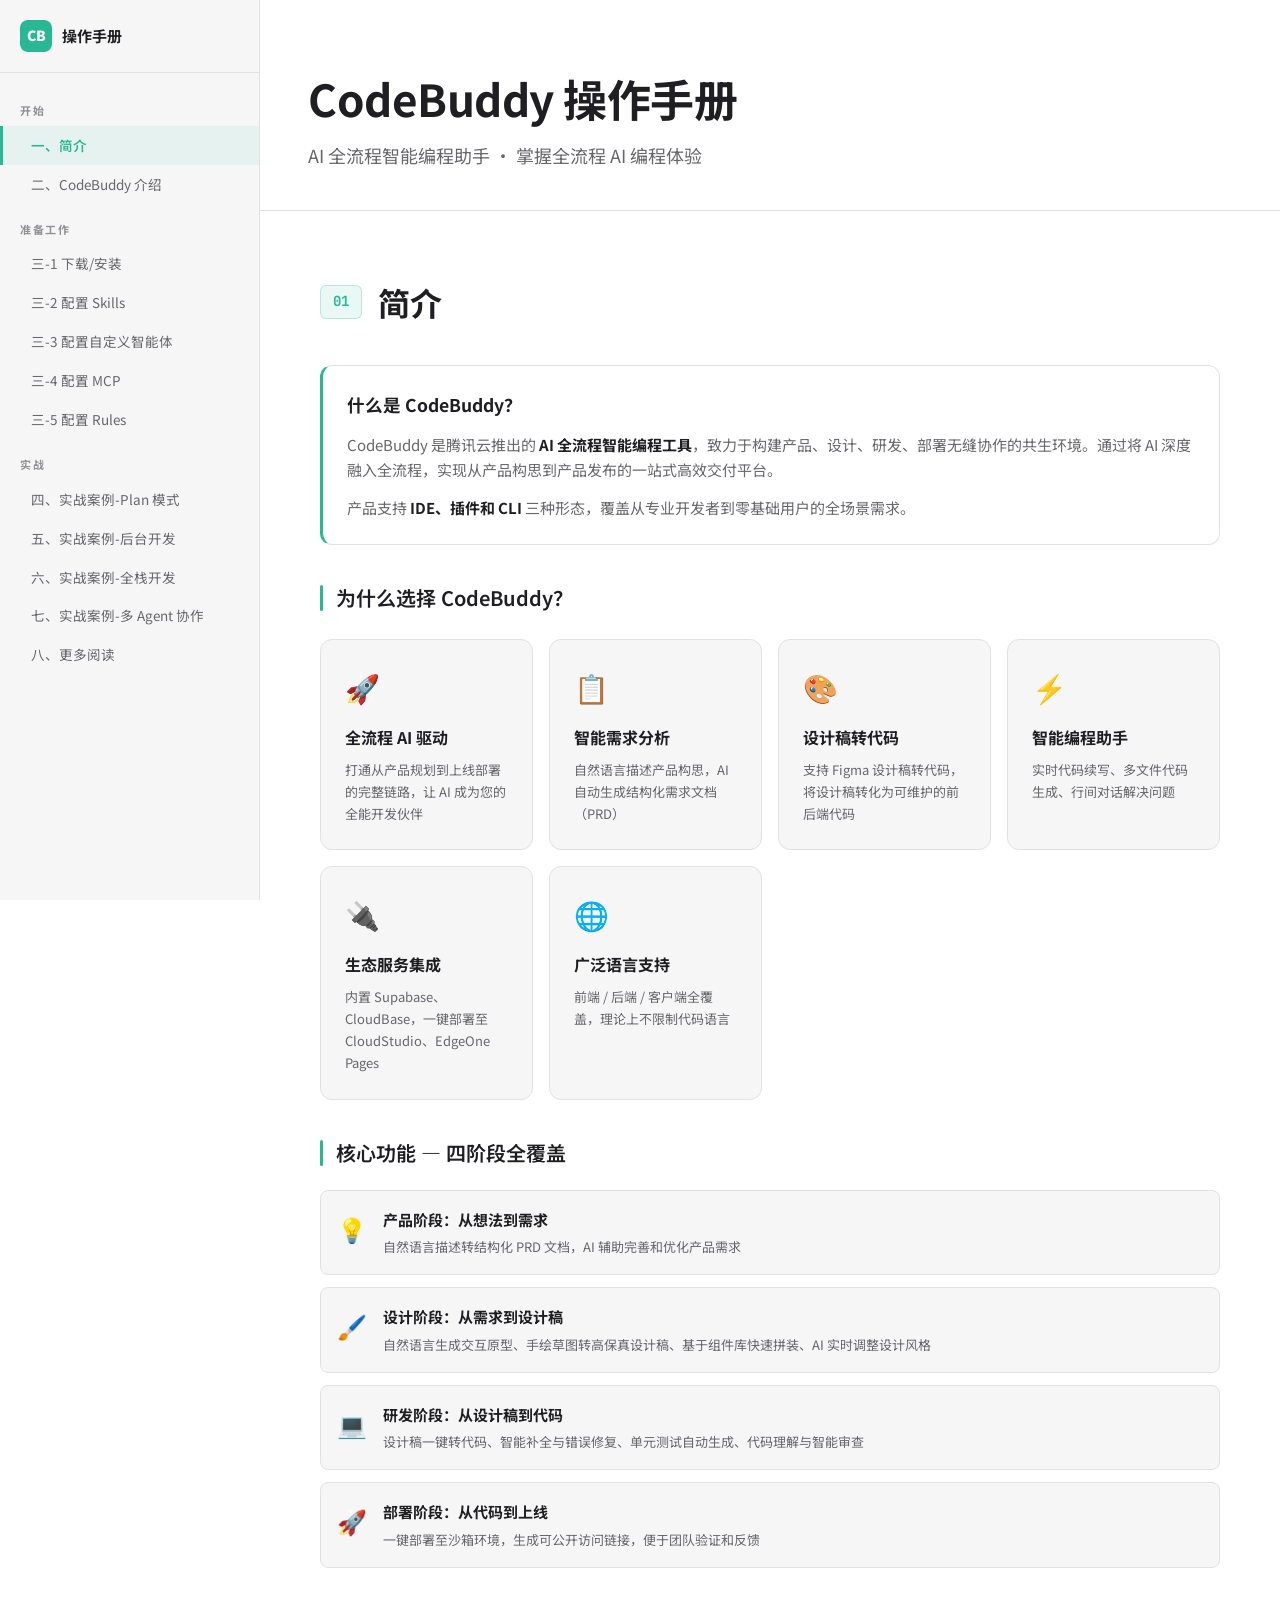
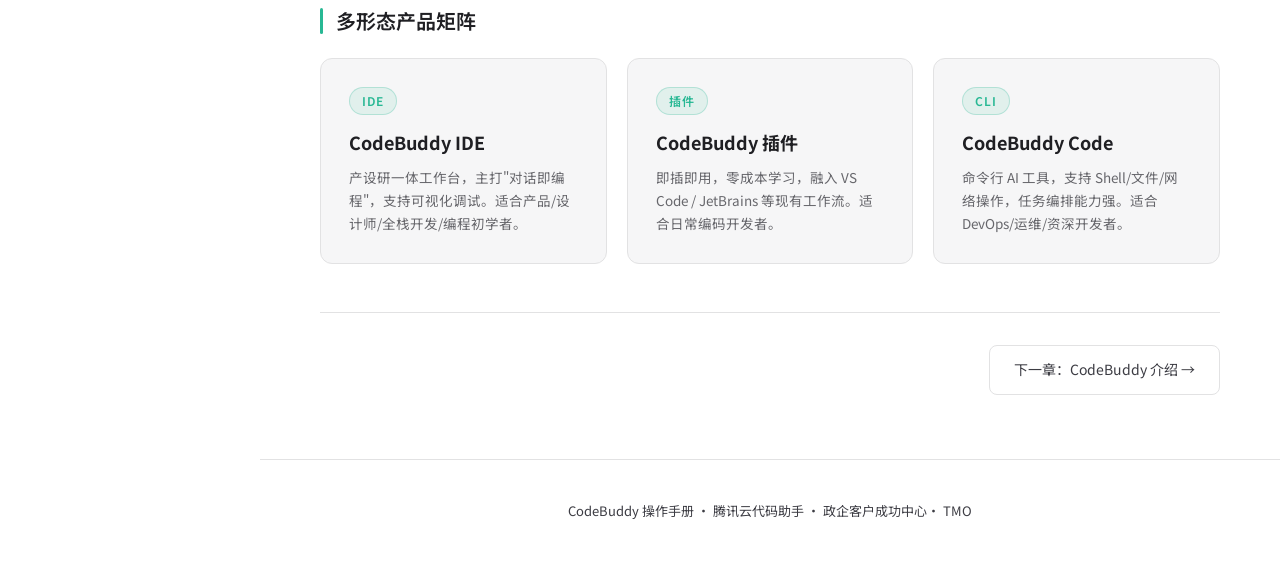
<file: index.html>
<!DOCTYPE html>
<html lang="zh-CN">
<head>
<meta charset="UTF-8">
<meta name="viewport" content="width=device-width, initial-scale=1.0">
<title>CodeBuddy 上手操作手册</title>
<link rel="preconnect" href="https://fonts.googleapis.com">
<link href="https://fonts.googleapis.com/css2?family=Noto+Sans+SC:wght@300;400;500;700;900&family=JetBrains+Mono:wght@400;500;600&family=Playfair+Display:wght@700;900&display=swap" rel="stylesheet">
<link rel="stylesheet" href="assets/style.css">
<link rel="stylesheet" href="assets/vitepress-theme.css">
</head>
<body>

<!-- 侧边导航 -->
<nav class="sidebar" id="sidebar">
  <div class="sidebar-header">
    <div class="logo">
      <span class="logo-icon">CB</span>
      <span class="logo-text">操作手册</span>
    </div>
    <button class="sidebar-toggle" id="sidebarClose">&times;</button>
  </div>
  <ul class="nav-list">
    <li class="nav-section">开始</li>
    <li><a href="index.html" class="nav-link">一、简介</a></li>
    <li><a href="pages/about.html" class="nav-link">二、CodeBuddy 介绍</a></li>
    <li class="nav-section">准备工作</li>
    <li><a href="pages/install.html" class="nav-link">三-1 下载/安装</a></li>
    <li><a href="pages/skills.html" class="nav-link">三-2 配置 Skills</a></li>
    <li><a href="pages/agent.html" class="nav-link">三-3 配置自定义智能体</a></li>
    <li><a href="pages/mcp.html" class="nav-link">三-4 配置 MCP</a></li>
    <li><a href="pages/rules.html" class="nav-link">三-5 配置 Rules</a></li>
    <li class="nav-section">实战</li>
<li><a href="pages/planmode.html" class="nav-link">四、实战案例-Plan 模式</a></li>
    <li><a href="pages/seckill.html" class="nav-link">五、实战案例-后台开发</a></li>
    <li><a href="pages/fullstackdev.html" class="nav-link">六、实战案例-全栈开发</a></li>
    <li><a href="pages/multiagent.html" class="nav-link">七、实战案例-多 Agent 协作</a></li>
    <li><a href="pages/resources.html" class="nav-link">八、更多阅读</a></li>
  </ul>
</nav>

<!-- 移动端菜单按钮 -->
<button class="menu-btn" id="menuBtn">☰</button>

<!-- 主内容区 -->
<main class="main-content">

  <!-- 页首标题 -->
  <section class="page-header">
    <div class="page-header-inner">
      <h1 class="page-header-title">CodeBuddy 操作手册</h1>
      <p class="page-header-subtitle">AI 全流程智能编程助手 · 掌握全流程 AI 编程体验</p>
    </div>
  </section>

  <!-- 一、简介 -->
  <section class="section">
    <div class="section-inner">
      <h2 class="section-title"><span class="section-num">01</span>简介</h2>

      <div class="card card-highlight">
        <h3>什么是 CodeBuddy？</h3>
        <p>CodeBuddy 是腾讯云推出的 <strong>AI 全流程智能编程工具</strong>，致力于构建产品、设计、研发、部署无缝协作的共生环境。通过将 AI 深度融入全流程，实现从产品构思到产品发布的一站式高效交付平台。</p>
        <p style="margin-top:12px;">产品支持 <strong>IDE、插件和 CLI</strong> 三种形态，覆盖从专业开发者到零基础用户的全场景需求。</p>
      </div>

      <!-- 为什么选择 CodeBuddy -->
      <h3 class="subsection-title">为什么选择 CodeBuddy？</h3>
      <div class="features-grid">
        <div class="feature-card">
          <div class="feature-icon">🚀</div>
          <h4>全流程 AI 驱动</h4>
          <p>打通从产品规划到上线部署的完整链路，让 AI 成为您的全能开发伙伴</p>
        </div>
        <div class="feature-card">
          <div class="feature-icon">📋</div>
          <h4>智能需求分析</h4>
          <p>自然语言描述产品构思，AI 自动生成结构化需求文档（PRD）</p>
        </div>
        <div class="feature-card">
          <div class="feature-icon">🎨</div>
          <h4>设计稿转代码</h4>
          <p>支持 Figma 设计稿转代码，将设计稿转化为可维护的前后端代码</p>
        </div>
        <div class="feature-card">
          <div class="feature-icon">⚡</div>
          <h4>智能编程助手</h4>
          <p>实时代码续写、多文件代码生成、行间对话解决问题</p>
        </div>
        <div class="feature-card">
          <div class="feature-icon">🔌</div>
          <h4>生态服务集成</h4>
          <p>内置 Supabase、CloudBase，一键部署至 CloudStudio、EdgeOne Pages</p>
        </div>
        <div class="feature-card">
          <div class="feature-icon">🌐</div>
          <h4>广泛语言支持</h4>
          <p>前端 / 后端 / 客户端全覆盖，理论上不限制代码语言</p>
        </div>
      </div>

      <!-- 核心功能 — 四阶段 -->
      <h3 class="subsection-title">核心功能 — 四阶段全覆盖</h3>
      <div class="advanced-grid">
        <div class="advanced-item">
          <span class="advanced-icon">💡</span>
          <div>
            <strong>产品阶段：从想法到需求</strong>
            <p>自然语言描述转结构化 PRD 文档，AI 辅助完善和优化产品需求</p>
          </div>
        </div>
        <div class="advanced-item">
          <span class="advanced-icon">🖌️</span>
          <div>
            <strong>设计阶段：从需求到设计稿</strong>
            <p>自然语言生成交互原型、手绘草图转高保真设计稿、基于组件库快速拼装、AI 实时调整设计风格</p>
          </div>
        </div>
        <div class="advanced-item">
          <span class="advanced-icon">💻</span>
          <div>
            <strong>研发阶段：从设计稿到代码</strong>
            <p>设计稿一键转代码、智能补全与错误修复、单元测试自动生成、代码理解与智能审查</p>
          </div>
        </div>
        <div class="advanced-item">
          <span class="advanced-icon">🚀</span>
          <div>
            <strong>部署阶段：从代码到上线</strong>
            <p>一键部署至沙箱环境，生成可公开访问链接，便于团队验证和反馈</p>
          </div>
        </div>
      </div>

      <!-- 产品矩阵 -->
      <h3 class="subsection-title">多形态产品矩阵</h3>
      <div class="modes-grid">
        <div class="mode-card mode-ask">
          <div class="mode-badge">IDE</div>
          <h4>CodeBuddy IDE</h4>
          <p>产设研一体工作台，主打"对话即编程"，支持可视化调试。适合产品/设计师/全栈开发/编程初学者。</p>
        </div>
        <div class="mode-card mode-craft">
          <div class="mode-badge">插件</div>
          <h4>CodeBuddy 插件</h4>
          <p>即插即用，零成本学习，融入 VS Code / JetBrains 等现有工作流。适合日常编码开发者。</p>
        </div>
        <div class="mode-card mode-plan">
          <div class="mode-badge">CLI</div>
          <h4>CodeBuddy Code</h4>
          <p>命令行 AI 工具，支持 Shell/文件/网络操作，任务编排能力强。适合 DevOps/运维/资深开发者。</p>
        </div>
      </div>

      <div class="page-nav">
        <div></div>
        <a href="pages/about.html" class="page-nav-btn next">下一章：CodeBuddy 介绍 →</a>
      </div>
    </div>
  </section>

  <footer class="footer">
    <p>CodeBuddy 操作手册 · 腾讯云代码助手 · 政企客户成功中心· TMO</p>
  </footer>

</main>

<script src="assets/script.js"></script>
<!-- Cloudflare Web Analytics --><script type='module' src='https://static.cloudflareinsights.com/beacon.min.js' data-cf-beacon='{"token": "01991edf42464a53bee94b17e8848bc8"}'></script><!-- End Cloudflare Web Analytics -->
</body>
</html>
</file>
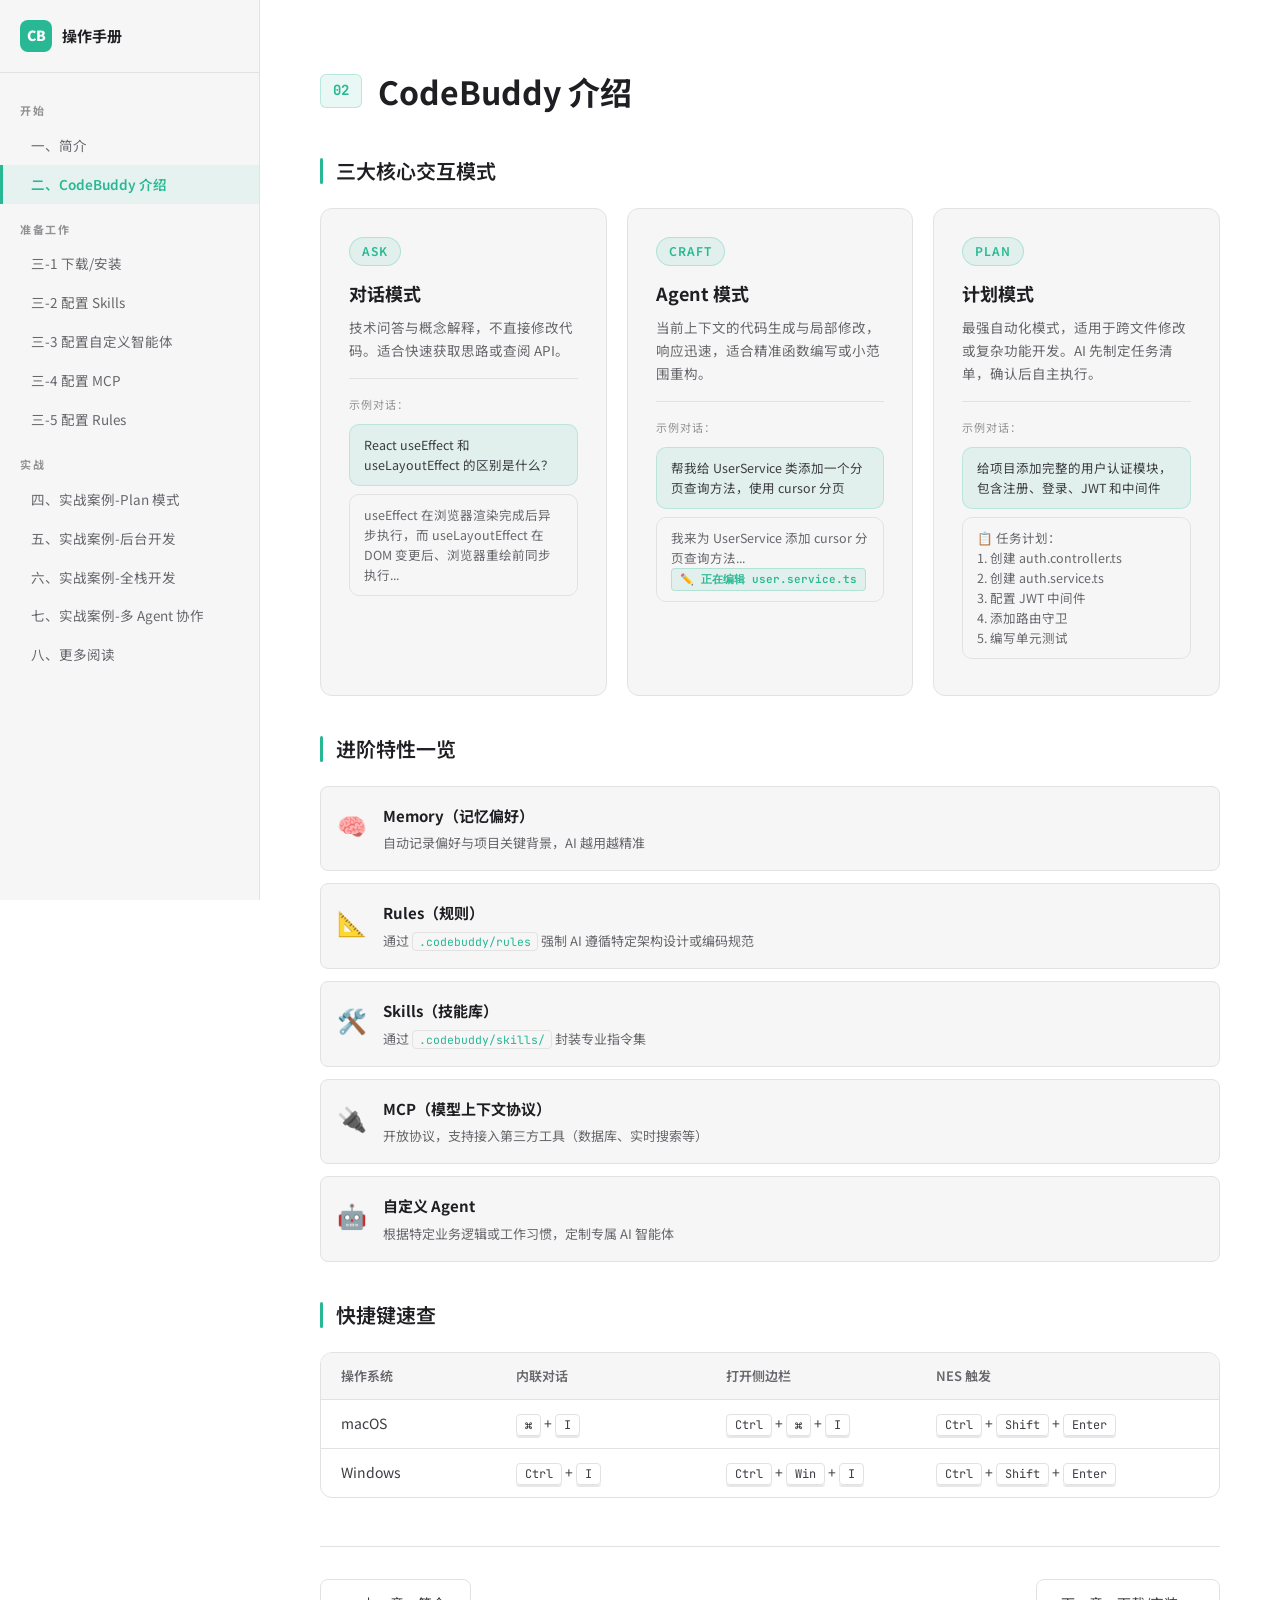
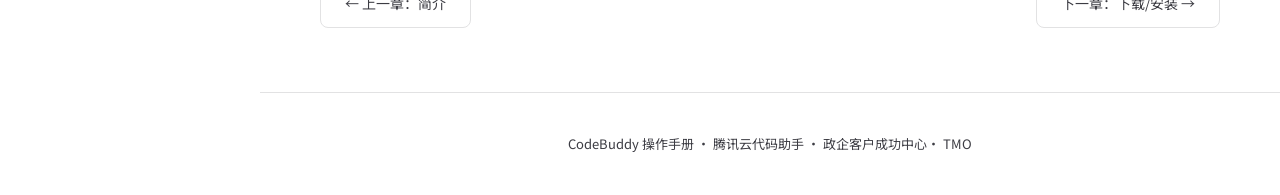
<file: pages/about.html>
<!DOCTYPE html>
<html lang="zh-CN">
<head>
<meta charset="UTF-8">
<meta name="viewport" content="width=device-width, initial-scale=1.0">
<title>CodeBuddy 介绍 - CodeBuddy 操作手册</title>
<link rel="preconnect" href="https://fonts.googleapis.com">
<link href="https://fonts.googleapis.com/css2?family=Noto+Sans+SC:wght@300;400;500;700;900&family=JetBrains+Mono:wght@400;500;600&family=Playfair+Display:wght@700;900&display=swap" rel="stylesheet">
<link rel="stylesheet" href="../assets/style.css">
<link rel="stylesheet" href="../assets/vitepress-theme.css">
</head>
<body>

<!-- 侧边导航 -->
<nav class="sidebar" id="sidebar">
  <div class="sidebar-header">
    <div class="logo">
      <span class="logo-icon">CB</span>
      <span class="logo-text">操作手册</span>
    </div>
    <button class="sidebar-toggle" id="sidebarClose">&times;</button>
  </div>
  <ul class="nav-list">
    <li class="nav-section">开始</li>
    <li><a href="../index.html" class="nav-link">一、简介</a></li>
    <li><a href="about.html" class="nav-link">二、CodeBuddy 介绍</a></li>
    <li class="nav-section">准备工作</li>
    <li><a href="install.html" class="nav-link">三-1 下载/安装</a></li>
    <li><a href="skills.html" class="nav-link">三-2 配置 Skills</a></li>
    <li><a href="agent.html" class="nav-link">三-3 配置自定义智能体</a></li>
    <li><a href="mcp.html" class="nav-link">三-4 配置 MCP</a></li>
    <li><a href="rules.html" class="nav-link">三-5 配置 Rules</a></li>
    <li class="nav-section">实战</li>
<li><a href="planmode.html" class="nav-link">四、实战案例-Plan 模式</a></li>
    <li><a href="seckill.html" class="nav-link">五、实战案例-后台开发</a></li>
<li><a href="fullstackdev.html" class="nav-link">六、实战案例-全栈开发</a></li>
    <li><a href="multiagent.html" class="nav-link">七、实战案例-多 Agent 协作</a></li>
    <li><a href="resources.html" class="nav-link">八、更多阅读</a></li>
  </ul>
</nav>

<button class="menu-btn" id="menuBtn">☰</button>

<main class="main-content">

  <section class="section section-dark">
    <div class="section-inner">
      <h2 class="section-title"><span class="section-num">02</span>CodeBuddy 介绍</h2>

      <h3 class="subsection-title">三大核心交互模式</h3>
      <div class="modes-grid">
        <div class="mode-card mode-ask">
          <div class="mode-badge">Ask</div>
          <h4>对话模式</h4>
          <p>技术问答与概念解释，不直接修改代码。适合快速获取思路或查阅 API。</p>
          <div class="mode-example">
            <div class="mode-example-label">示例对话：</div>
            <div class="chat-bubble user">React useEffect 和 useLayoutEffect 的区别是什么？</div>
            <div class="chat-bubble ai">useEffect 在浏览器渲染完成后异步执行，而 useLayoutEffect 在 DOM 变更后、浏览器重绘前同步执行...</div>
          </div>
        </div>
        <div class="mode-card mode-craft">
          <div class="mode-badge">Craft</div>
          <h4>Agent 模式</h4>
          <p>当前上下文的代码生成与局部修改，响应迅速，适合精准函数编写或小范围重构。</p>
          <div class="mode-example">
            <div class="mode-example-label">示例对话：</div>
            <div class="chat-bubble user">帮我给 UserService 类添加一个分页查询方法，使用 cursor 分页</div>
            <div class="chat-bubble ai">我来为 UserService 添加 cursor 分页查询方法... <span class="code-tag">✏️ 正在编辑 user.service.ts</span></div>
          </div>
        </div>
        <div class="mode-card mode-plan">
          <div class="mode-badge">Plan</div>
          <h4>计划模式</h4>
          <p>最强自动化模式，适用于跨文件修改或复杂功能开发。AI 先制定任务清单，确认后自主执行。</p>
          <div class="mode-example">
            <div class="mode-example-label">示例对话：</div>
            <div class="chat-bubble user">给项目添加完整的用户认证模块，包含注册、登录、JWT 和中间件</div>
            <div class="chat-bubble ai">📋 任务计划：<br>1. 创建 auth.controller.ts<br>2. 创建 auth.service.ts<br>3. 配置 JWT 中间件<br>4. 添加路由守卫<br>5. 编写单元测试</div>
          </div>
        </div>
      </div>

      <h3 class="subsection-title">进阶特性一览</h3>
      <div class="advanced-grid">
        <div class="advanced-item">
          <span class="advanced-icon">🧠</span>
          <div>
            <strong>Memory（记忆偏好）</strong>
            <p>自动记录偏好与项目关键背景，AI 越用越精准</p>
          </div>
        </div>
        <div class="advanced-item">
          <span class="advanced-icon">📐</span>
          <div>
            <strong>Rules（规则）</strong>
            <p>通过 <code>.codebuddy/rules</code> 强制 AI 遵循特定架构设计或编码规范</p>
          </div>
        </div>
        <div class="advanced-item">
          <span class="advanced-icon">🛠️</span>
          <div>
            <strong>Skills（技能库）</strong>
            <p>通过 <code>.codebuddy/skills/</code> 封装专业指令集</p>
          </div>
        </div>
        <div class="advanced-item">
          <span class="advanced-icon">🔌</span>
          <div>
            <strong>MCP（模型上下文协议）</strong>
            <p>开放协议，支持接入第三方工具（数据库、实时搜索等）</p>
          </div>
        </div>
        <div class="advanced-item">
          <span class="advanced-icon">🤖</span>
          <div>
            <strong>自定义 Agent</strong>
            <p>根据特定业务逻辑或工作习惯，定制专属 AI 智能体</p>
          </div>
        </div>
      </div>

      <h3 class="subsection-title">快捷键速查</h3>
      <div class="shortcuts-table">
        <div class="shortcut-row shortcut-header">
          <span>操作系统</span><span>内联对话</span><span>打开侧边栏</span><span>NES 触发</span>
        </div>
        <div class="shortcut-row">
          <span>macOS</span>
          <span><kbd>⌘</kbd> + <kbd>I</kbd></span>
          <span><kbd>Ctrl</kbd> + <kbd>⌘</kbd> + <kbd>I</kbd></span>
          <span><kbd>Ctrl</kbd> + <kbd>Shift</kbd> + <kbd>Enter</kbd></span>
        </div>
        <div class="shortcut-row">
          <span>Windows</span>
          <span><kbd>Ctrl</kbd> + <kbd>I</kbd></span>
          <span><kbd>Ctrl</kbd> + <kbd>Win</kbd> + <kbd>I</kbd></span>
          <span><kbd>Ctrl</kbd> + <kbd>Shift</kbd> + <kbd>Enter</kbd></span>
        </div>
      </div>

      <div class="page-nav">
        <a href="../index.html" class="page-nav-btn prev">← 上一章：简介</a>
        <a href="install.html" class="page-nav-btn next">下一章：下载/安装 →</a>
      </div>
    </div>
  </section>

  <footer class="footer">
    <p>CodeBuddy 操作手册 · 腾讯云代码助手 · 政企客户成功中心· TMO</p>
  </footer>

</main>

<script src="../assets/script.js"></script>
</body>
</html>
</file>
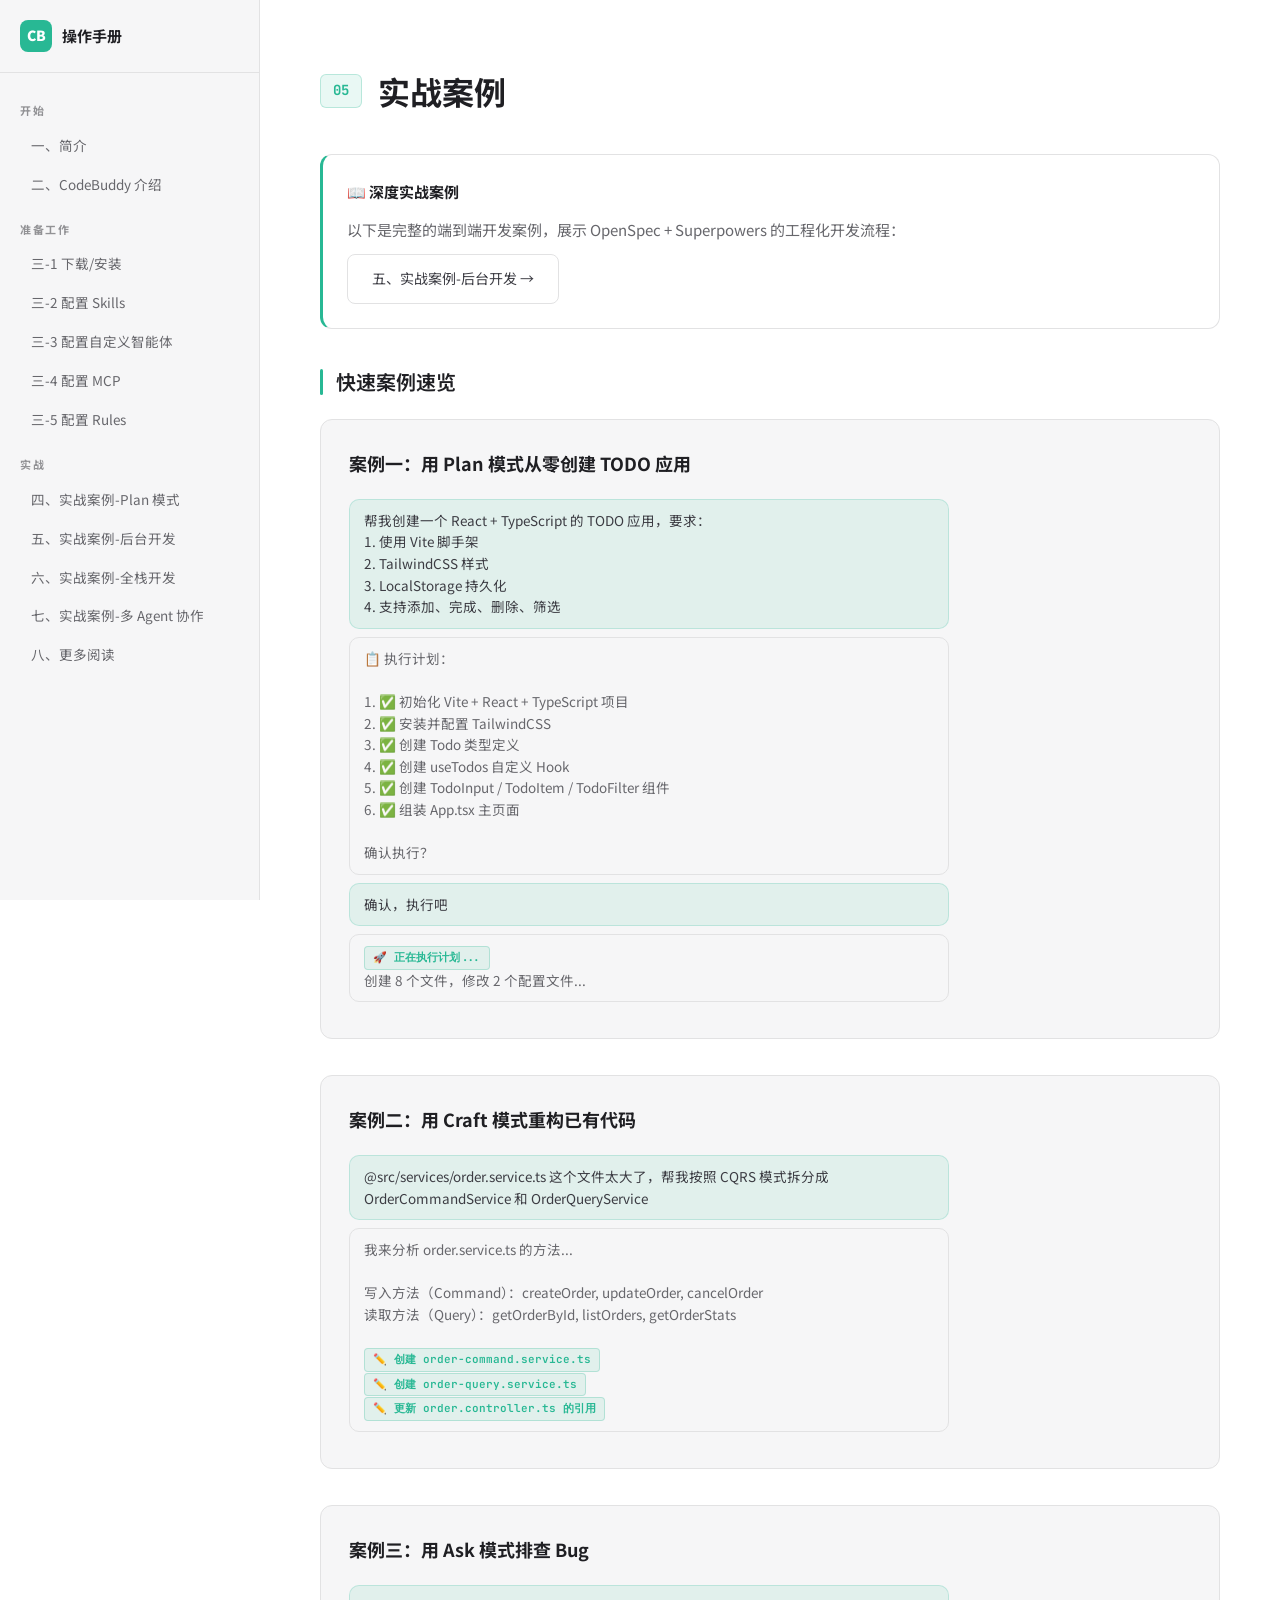
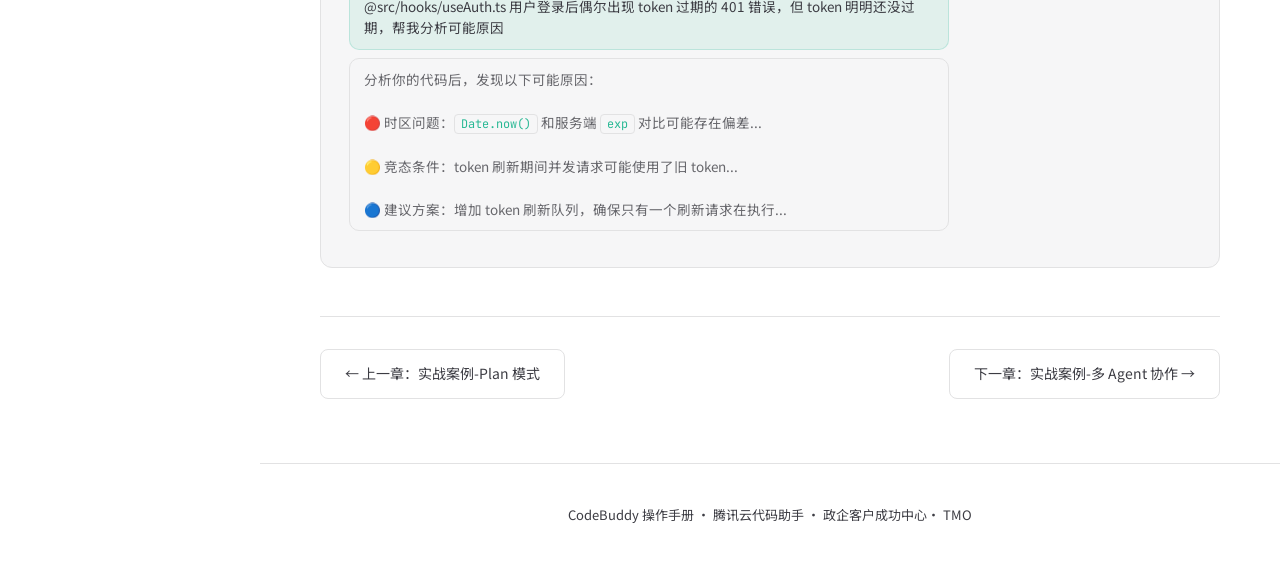
<file: pages/examples.html>
<!DOCTYPE html>
<html lang="zh-CN">
<head>
<meta charset="UTF-8">
<meta name="viewport" content="width=device-width, initial-scale=1.0">
<title>实战案例 - CodeBuddy 操作手册</title>
<link rel="preconnect" href="https://fonts.googleapis.com">
<link href="https://fonts.googleapis.com/css2?family=Noto+Sans+SC:wght@300;400;500;700;900&family=JetBrains+Mono:wght@400;500;600&family=Playfair+Display:wght@700;900&display=swap" rel="stylesheet">
<link rel="stylesheet" href="../assets/style.css">
<link rel="stylesheet" href="../assets/vitepress-theme.css">
</head>
<body>
<nav class="sidebar" id="sidebar">
  <div class="sidebar-header"><div class="logo"><span class="logo-icon">CB</span><span class="logo-text">操作手册</span></div><button class="sidebar-toggle" id="sidebarClose">&times;</button></div>
  <ul class="nav-list">
    <li class="nav-section">开始</li>
    <li><a href="../index.html" class="nav-link">一、简介</a></li>
    <li><a href="about.html" class="nav-link">二、CodeBuddy 介绍</a></li>
    <li class="nav-section">准备工作</li>
    <li><a href="install.html" class="nav-link">三-1 下载/安装</a></li>
    <li><a href="skills.html" class="nav-link">三-2 配置 Skills</a></li>
    <li><a href="agent.html" class="nav-link">三-3 配置自定义智能体</a></li>
    <li><a href="mcp.html" class="nav-link">三-4 配置 MCP</a></li>
    <li><a href="rules.html" class="nav-link">三-5 配置 Rules</a></li>
    <li class="nav-section">实战</li>
<li><a href="planmode.html" class="nav-link">四、实战案例-Plan 模式</a></li>
    <li><a href="seckill.html" class="nav-link">五、实战案例-后台开发</a></li>
<li><a href="fullstackdev.html" class="nav-link">六、实战案例-全栈开发</a></li>
    <li><a href="multiagent.html" class="nav-link">七、实战案例-多 Agent 协作</a></li>
    <li><a href="resources.html" class="nav-link">八、更多阅读</a></li>
  </ul>
</nav>
<button class="menu-btn" id="menuBtn">☰</button>
<main class="main-content">
  <section class="section">
    <div class="section-inner">
      <h2 class="section-title"><span class="section-num">05</span>实战案例</h2>

      <!-- 深度案例入口 -->
      <div class="card card-highlight" style="margin-bottom: 32px;">
        <h4>📖 深度实战案例</h4>
        <p>以下是完整的端到端开发案例，展示 OpenSpec + Superpowers 的工程化开发流程：</p>
        <div style="margin-top: 12px;">
          <a href="seckill.html" class="page-nav-btn next" style="display: inline-flex;">五、实战案例-后台开发 →</a>
        </div>
      </div>

      <h4 class="subsection-title">快速案例速览</h4>

      <div class="example-case">
        <h3>案例一：用 Plan 模式从零创建 TODO 应用</h3>
        <div class="chat-demo">
          <div class="chat-bubble user">帮我创建一个 React + TypeScript 的 TODO 应用，要求：<br>1. 使用 Vite 脚手架<br>2. TailwindCSS 样式<br>3. LocalStorage 持久化<br>4. 支持添加、完成、删除、筛选</div>
          <div class="chat-bubble ai">📋 执行计划：<br><br>1. ✅ 初始化 Vite + React + TypeScript 项目<br>2. ✅ 安装并配置 TailwindCSS<br>3. ✅ 创建 Todo 类型定义<br>4. ✅ 创建 useTodos 自定义 Hook<br>5. ✅ 创建 TodoInput / TodoItem / TodoFilter 组件<br>6. ✅ 组装 App.tsx 主页面<br><br>确认执行？</div>
          <div class="chat-bubble user">确认，执行吧</div>
          <div class="chat-bubble ai"><span class="code-tag">🚀 正在执行计划...</span><br>创建 8 个文件，修改 2 个配置文件...</div>
        </div>
      </div>
      <div class="example-case">
        <h3>案例二：用 Craft 模式重构已有代码</h3>
        <div class="chat-demo">
          <div class="chat-bubble user">@src/services/order.service.ts 这个文件太大了，帮我按照 CQRS 模式拆分成 OrderCommandService 和 OrderQueryService</div>
          <div class="chat-bubble ai">我来分析 order.service.ts 的方法...<br><br>写入方法（Command）：createOrder, updateOrder, cancelOrder<br>读取方法（Query）：getOrderById, listOrders, getOrderStats<br><br><span class="code-tag">✏️ 创建 order-command.service.ts</span><br><span class="code-tag">✏️ 创建 order-query.service.ts</span><br><span class="code-tag">✏️ 更新 order.controller.ts 的引用</span></div>
        </div>
      </div>
      <div class="example-case">
        <h3>案例三：用 Ask 模式排查 Bug</h3>
        <div class="chat-demo">
          <div class="chat-bubble user">@src/hooks/useAuth.ts 用户登录后偶尔出现 token 过期的 401 错误，但 token 明明还没过期，帮我分析可能原因</div>
          <div class="chat-bubble ai">分析你的代码后，发现以下可能原因：<br><br>🔴 时区问题：<code>Date.now()</code> 和服务端 <code>exp</code> 对比可能存在偏差...<br><br>🟡 竞态条件：token 刷新期间并发请求可能使用了旧 token...<br><br>🔵 建议方案：增加 token 刷新队列，确保只有一个刷新请求在执行...</div>
        </div>
      </div>
      <div class="page-nav">
          <a href="planmode.html" class="page-nav-btn prev">← 上一章：实战案例-Plan 模式</a>
        <a href="multiagent.html" class="page-nav-btn next">下一章：实战案例-多 Agent 协作 →</a>
      </div>
    </div>
  </section>
  <footer class="footer"><p>CodeBuddy 操作手册 · 腾讯云代码助手 · 政企客户成功中心· TMO</p></footer>
</main>
<script src="../assets/script.js"></script>
</body>
</html>
</file>
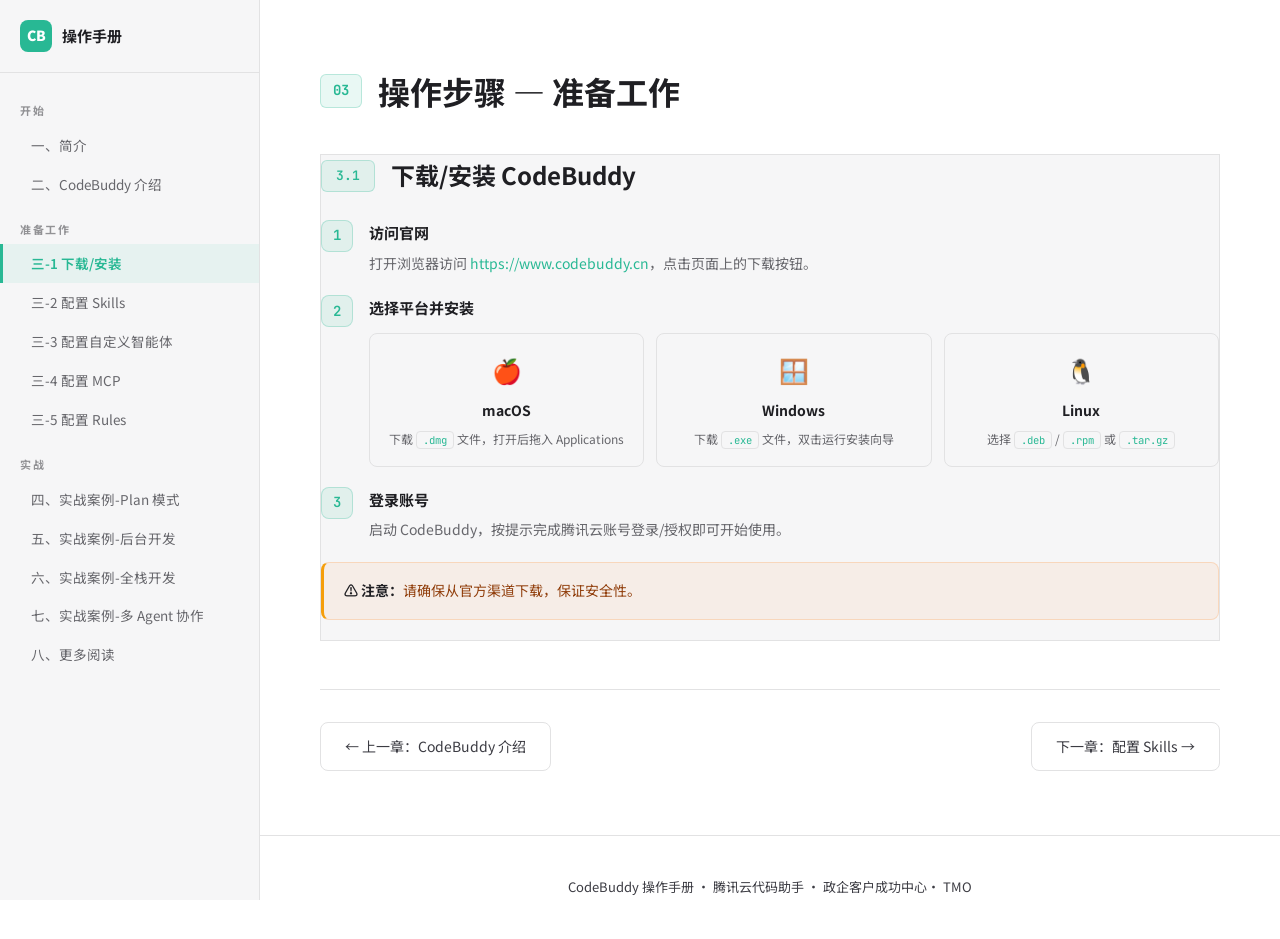
<file: pages/install.html>
<!DOCTYPE html>
<html lang="zh-CN">
<head>
<meta charset="UTF-8">
<meta name="viewport" content="width=device-width, initial-scale=1.0">
<title>下载/安装 - CodeBuddy 操作手册</title>
<link rel="preconnect" href="https://fonts.googleapis.com">
<link href="https://fonts.googleapis.com/css2?family=Noto+Sans+SC:wght@300;400;500;700;900&family=JetBrains+Mono:wght@400;500;600&family=Playfair+Display:wght@700;900&display=swap" rel="stylesheet">
<link rel="stylesheet" href="../assets/style.css">
<link rel="stylesheet" href="../assets/vitepress-theme.css">
</head>
<body>

<nav class="sidebar" id="sidebar">
  <div class="sidebar-header">
    <div class="logo"><span class="logo-icon">CB</span><span class="logo-text">操作手册</span></div>
    <button class="sidebar-toggle" id="sidebarClose">&times;</button>
  </div>
  <ul class="nav-list">
    <li class="nav-section">开始</li>
    <li><a href="../index.html" class="nav-link">一、简介</a></li>
    <li><a href="about.html" class="nav-link">二、CodeBuddy 介绍</a></li>
    <li class="nav-section">准备工作</li>
    <li><a href="install.html" class="nav-link">三-1 下载/安装</a></li>
    <li><a href="skills.html" class="nav-link">三-2 配置 Skills</a></li>
    <li><a href="agent.html" class="nav-link">三-3 配置自定义智能体</a></li>
    <li><a href="mcp.html" class="nav-link">三-4 配置 MCP</a></li>
    <li><a href="rules.html" class="nav-link">三-5 配置 Rules</a></li>
    <li class="nav-section">实战</li>
<li><a href="planmode.html" class="nav-link">四、实战案例-Plan 模式</a></li>
    <li><a href="seckill.html" class="nav-link">五、实战案例-后台开发</a></li>
<li><a href="fullstackdev.html" class="nav-link">六、实战案例-全栈开发</a></li>
    <li><a href="multiagent.html" class="nav-link">七、实战案例-多 Agent 协作</a></li>
    <li><a href="resources.html" class="nav-link">八、更多阅读</a></li>
  </ul>
</nav>

<button class="menu-btn" id="menuBtn">☰</button>

<main class="main-content">
  <section class="section">
    <div class="section-inner">
      <h2 class="section-title"><span class="section-num">03</span>操作步骤 — 准备工作</h2>

      <div class="step-block">
        <div class="step-header">
          <span class="step-badge">3.1</span>
        <h3>下载/安装 CodeBuddy</h3>
        </div>

        <div class="steps-list">
          <div class="step-item">
            <div class="step-num">1</div>
            <div class="step-content">
              <strong>访问官网</strong>
              <p>打开浏览器访问 <a href="https://www.codebuddy.cn" target="_blank">https://www.codebuddy.cn</a>，点击页面上的下载按钮。</p>
            </div>
          </div>
          <div class="step-item">
            <div class="step-num">2</div>
            <div class="step-content">
              <strong>选择平台并安装</strong>
              <div class="platform-cards">
                <div class="platform-card">
                  <span class="platform-icon">🍎</span>
                  <strong>macOS</strong>
                  <p>下载 <code>.dmg</code> 文件，打开后拖入 Applications</p>
                </div>
                <div class="platform-card">
                  <span class="platform-icon">🪟</span>
                  <strong>Windows</strong>
                  <p>下载 <code>.exe</code> 文件，双击运行安装向导</p>
                </div>
                <div class="platform-card">
                  <span class="platform-icon">🐧</span>
                  <strong>Linux</strong>
                  <p>选择 <code>.deb</code> / <code>.rpm</code> 或 <code>.tar.gz</code></p>
                </div>
              </div>
            </div>
          </div>
          <div class="step-item">
            <div class="step-num">3</div>
            <div class="step-content">
              <strong>登录账号</strong>
              <p>启动 CodeBuddy，按提示完成腾讯云账号登录/授权即可开始使用。</p>
            </div>
          </div>
        </div>
        <div class="callout callout-warning">
          <strong>⚠️ 注意：</strong>请确保从官方渠道下载，保证安全性。
        </div>
      </div>

      <div class="page-nav">
        <a href="about.html" class="page-nav-btn prev">← 上一章：CodeBuddy 介绍</a>
        <a href="skills.html" class="page-nav-btn next">下一章：配置 Skills →</a>
      </div>
    </div>
  </section>

  <footer class="footer"><p>CodeBuddy 操作手册 · 腾讯云代码助手 · 政企客户成功中心· TMO</p></footer>
</main>

<script src="../assets/script.js"></script>
</body>
</html>
</file>
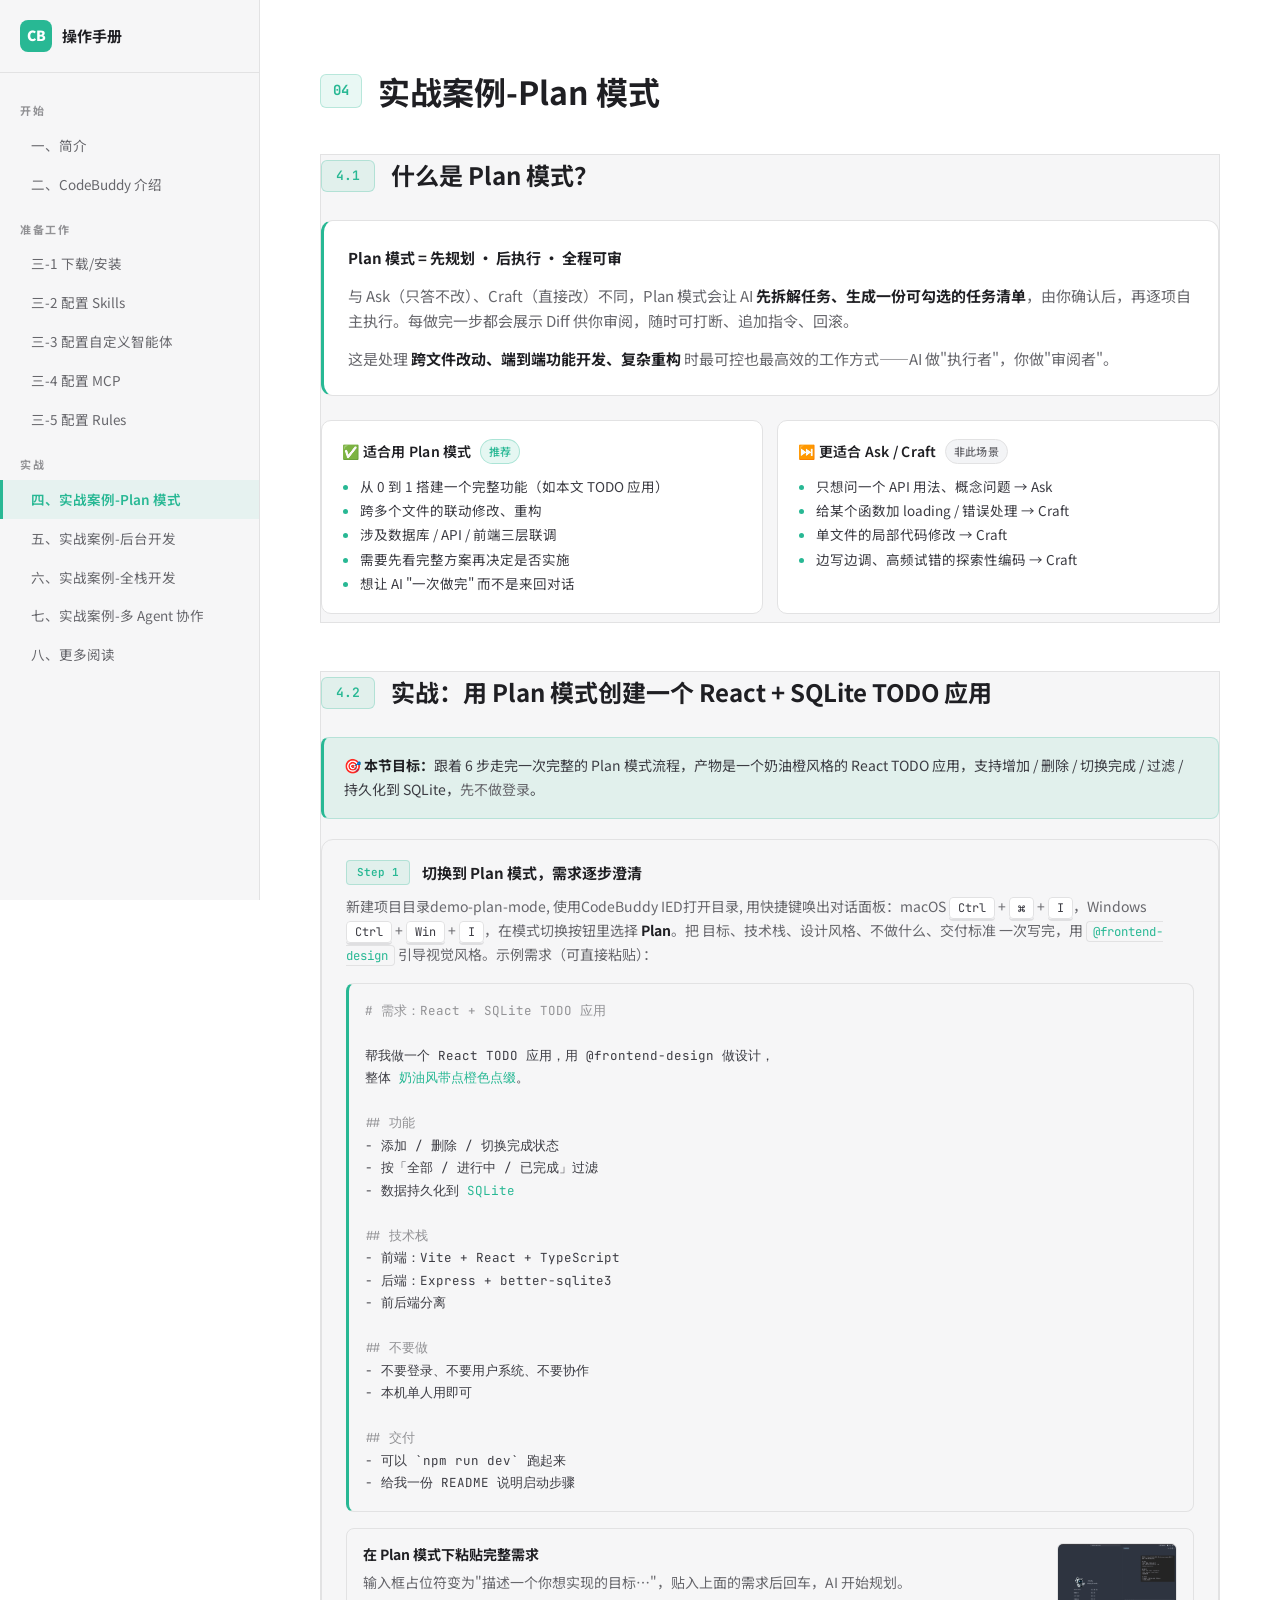
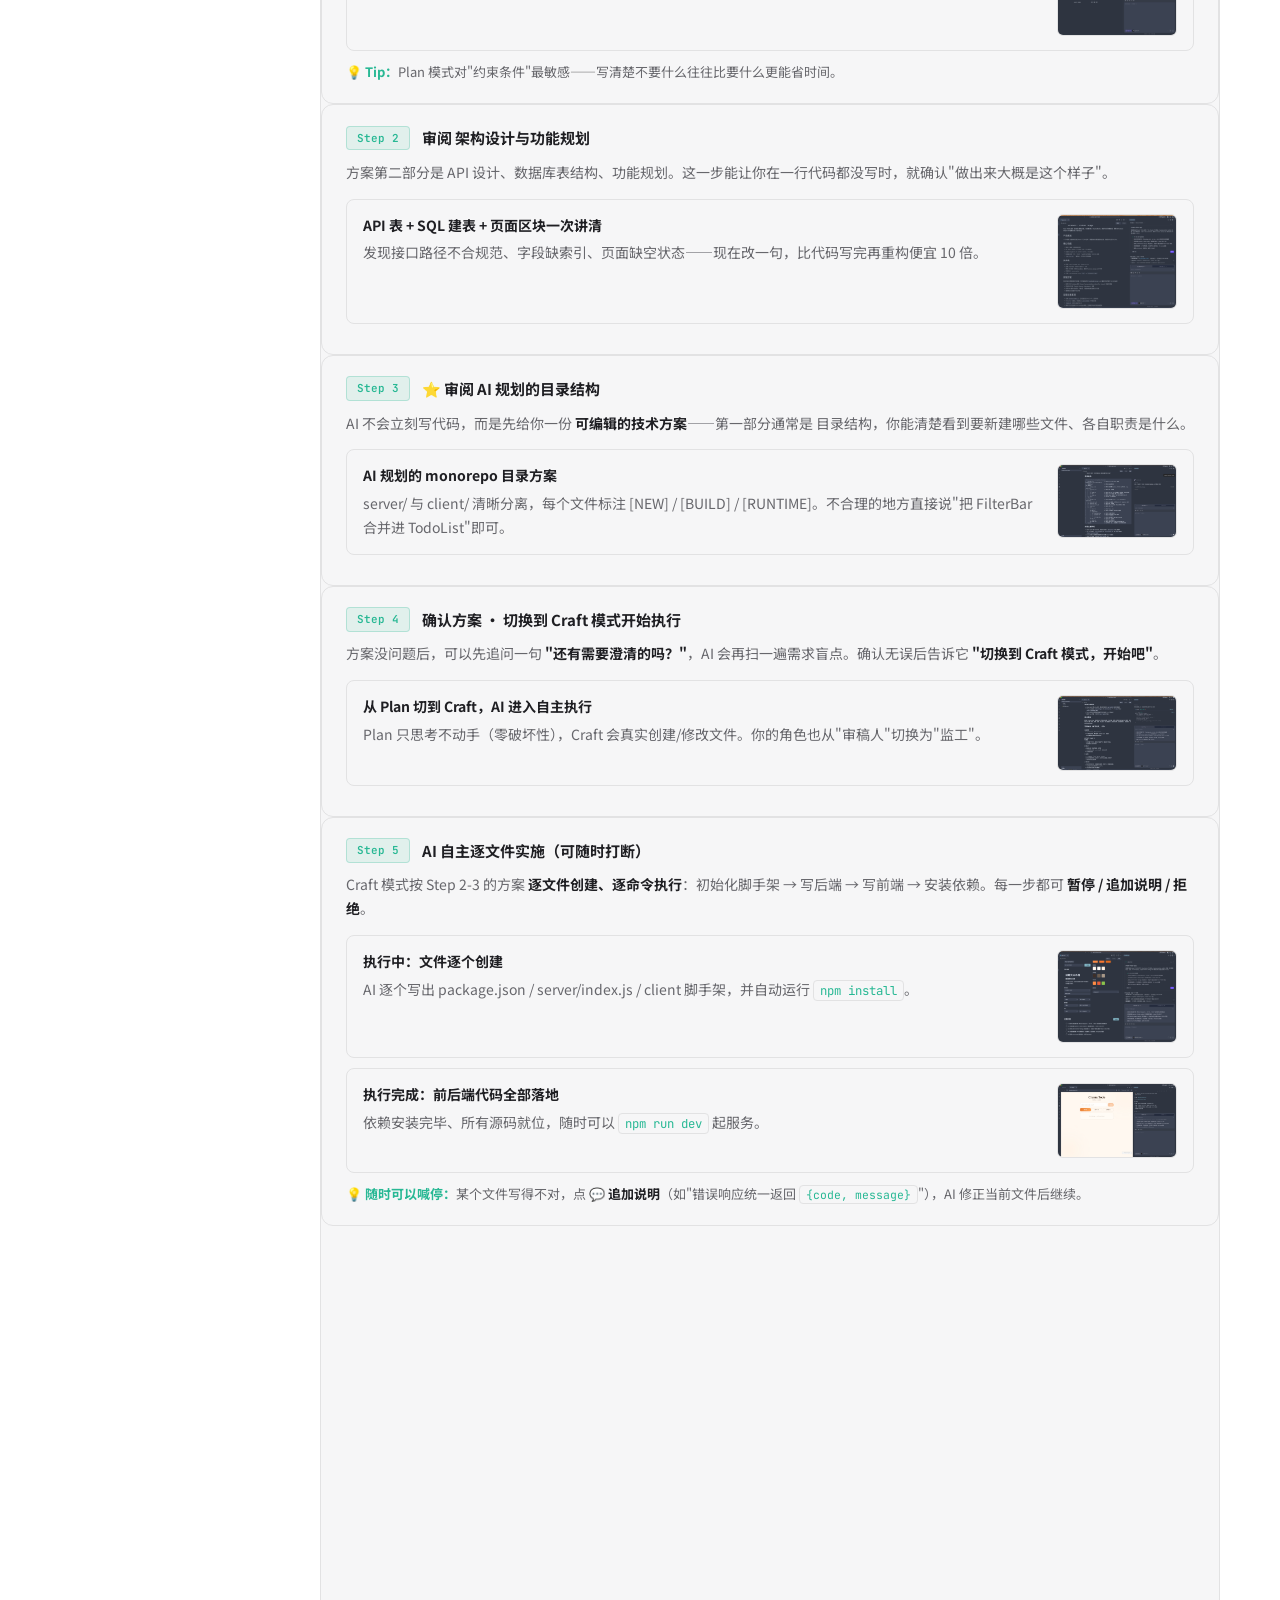
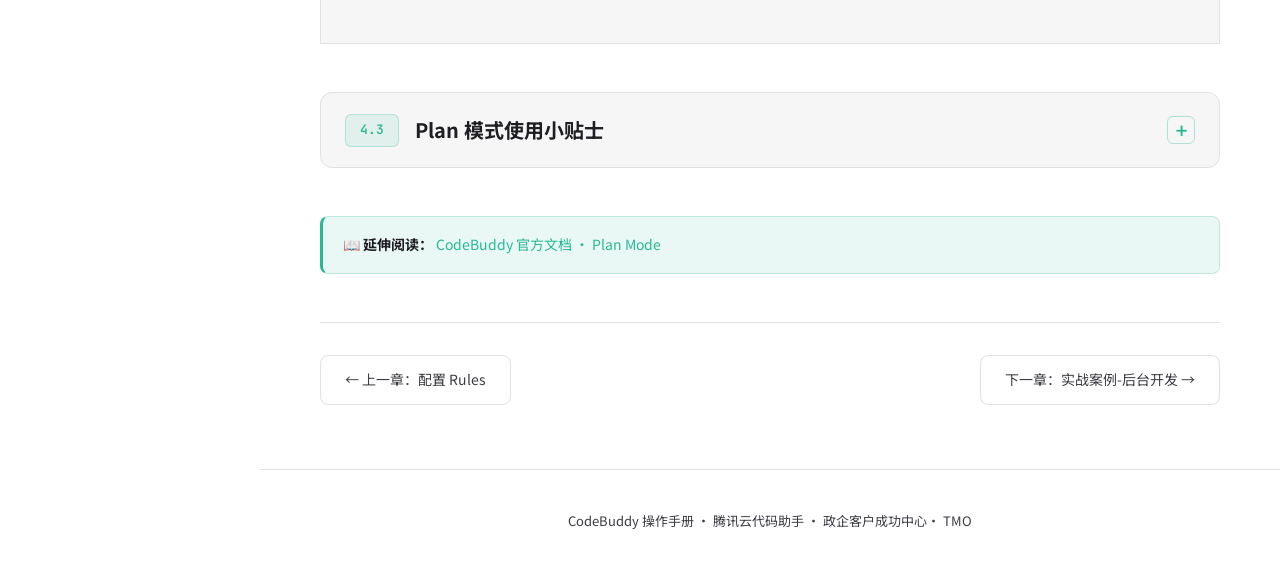
<file: pages/planmode.html>
<!DOCTYPE html>
<html lang="zh-CN">
<head>
<meta charset="UTF-8">
<meta name="viewport" content="width=device-width, initial-scale=1.0">
<title>实战案例-Plan 模式 - CodeBuddy 操作手册</title>
<link rel="preconnect" href="https://fonts.googleapis.com">
<link href="https://fonts.googleapis.com/css2?family=Noto+Sans+SC:wght@300;400;500;700;900&family=JetBrains+Mono:wght@400;500;600&family=Playfair+Display:wght@700;900&display=swap" rel="stylesheet">
<link rel="stylesheet" href="../assets/style.css">
<link rel="stylesheet" href="../assets/vitepress-theme.css">
<style>
  /* ============ 本页独有组件 ============ */

  /* Plan 模式对比表 */
  .plan-compare {
    display: grid;
    grid-template-columns: 1fr 1fr;
    gap: 14px;
    margin: 20px 0 8px;
  }
  .plan-compare > div {
    border: 1px solid var(--border-light);
    border-radius: 10px;
    padding: 18px 20px;
    background: #ffffff;
  }
  .plan-compare h4 {
    margin: 0 0 10px;
    font-size: 14px;
    font-weight: 600;
    letter-spacing: 0.02em;
    display: flex;
    align-items: center;
    gap: 8px;
  }
  .plan-compare .tag {
    display: inline-block;
    font-size: 11px;
    padding: 2px 8px;
    border-radius: 999px;
    font-weight: 500;
  }
  .plan-compare .tag-ok { background: rgba(40,184,148,0.12); color: var(--accent); border: 1px solid rgba(40,184,148,0.3); }
  .plan-compare .tag-no { background: rgba(136,146,164,0.1); color: var(--text-dim); border: 1px solid var(--border-light); }
  .plan-compare ul { margin: 0; padding-left: 18px; color: var(--text-dim); font-size: 13.5px; line-height: 1.8; }
  .plan-compare li::marker { color: var(--accent); }

  @media (max-width: 720px) {
    .plan-compare { grid-template-columns: 1fr; }
  }

  /* 小贴士网格 */
  .plan-tips {
    display: grid;
    grid-template-columns: repeat(auto-fit, minmax(240px, 1fr));
    gap: 14px;
    margin-top: 16px;
  }
  .plan-tip {
    background: #ffffff;
    border: 1px solid var(--border-light);
    border-radius: 10px;
    padding: 16px 18px;
  }
  .plan-tip .ti {
    font-size: 18px;
    margin-bottom: 6px;
  }
  .plan-tip h5 {
    margin: 0 0 4px;
    font-size: 14px;
    color: #1f1f23;
    font-weight: 600;
  }
  .plan-tip p {
    margin: 0;
    font-size: 12.5px;
    color: var(--text-dim);
    line-height: 1.7;
  }
</style>
</head>
<body>

<nav class="sidebar" id="sidebar">
  <div class="sidebar-header">
    <div class="logo"><span class="logo-icon">CB</span><span class="logo-text">操作手册</span></div>
    <button class="sidebar-toggle" id="sidebarClose">&times;</button>
  </div>
  <ul class="nav-list">
    <li class="nav-section">开始</li>
    <li><a href="../index.html" class="nav-link">一、简介</a></li>
    <li><a href="about.html" class="nav-link">二、CodeBuddy 介绍</a></li>
    <li class="nav-section">准备工作</li>
    <li><a href="install.html" class="nav-link">三-1 下载/安装</a></li>
    <li><a href="skills.html" class="nav-link">三-2 配置 Skills</a></li>
    <li><a href="agent.html" class="nav-link">三-3 配置自定义智能体</a></li>
    <li><a href="mcp.html" class="nav-link">三-4 配置 MCP</a></li>
    <li><a href="rules.html" class="nav-link">三-5 配置 Rules</a></li>
    <li class="nav-section">实战</li>
<li><a href="planmode.html" class="nav-link">四、实战案例-Plan 模式</a></li>
    <li><a href="seckill.html" class="nav-link">五、实战案例-后台开发</a></li>
<li><a href="fullstackdev.html" class="nav-link">六、实战案例-全栈开发</a></li>
    <li><a href="multiagent.html" class="nav-link">七、实战案例-多 Agent 协作</a></li>
    <li><a href="resources.html" class="nav-link">八、更多阅读</a></li>
  </ul>
</nav>

<button class="menu-btn" id="menuBtn">☰</button>

<main class="main-content">
  <section class="section section-dark">
    <div class="section-inner">
      <h2 class="section-title"><span class="section-num">04</span>实战案例-Plan 模式</h2>

      <!-- ============ 4.1 什么是 Plan 模式 ============ -->
      <div class="step-block">
        <div class="step-header">
          <span class="step-badge">4.1</span>
          <h3>什么是 Plan 模式？</h3>
        </div>

        <div class="card card-highlight">
          <h4>Plan 模式 = 先规划 · 后执行 · 全程可审</h4>
          <p>与 Ask（只答不改）、Craft（直接改）不同，Plan 模式会让 AI <strong>先拆解任务、生成一份可勾选的任务清单</strong>，由你确认后，再逐项自主执行。每做完一步都会展示 Diff 供你审阅，随时可打断、追加指令、回滚。</p>
          <p style="margin-top: 12px;">这是处理 <strong>跨文件改动、端到端功能开发、复杂重构</strong> 时最可控也最高效的工作方式——AI 做"执行者"，你做"审阅者"。</p>
        </div>

        <div class="plan-compare">
          <div>
            <h4>✅ 适合用 Plan 模式 <span class="tag tag-ok">推荐</span></h4>
            <ul>
              <li>从 0 到 1 搭建一个完整功能（如本文 TODO 应用）</li>
              <li>跨多个文件的联动修改、重构</li>
              <li>涉及数据库 / API / 前端三层联调</li>
              <li>需要先看完整方案再决定是否实施</li>
              <li>想让 AI "一次做完" 而不是来回对话</li>
            </ul>
          </div>
          <div>
            <h4>⏭️ 更适合 Ask / Craft <span class="tag tag-no">非此场景</span></h4>
            <ul>
              <li>只想问一个 API 用法、概念问题 → Ask</li>
              <li>给某个函数加 loading / 错误处理 → Craft</li>
              <li>单文件的局部代码修改 → Craft</li>
              <li>边写边调、高频试错的探索性编码 → Craft</li>
            </ul>
          </div>
        </div>
      </div>

      <!-- ============ 4.2 实战：用 Plan 模式做 TODO ============ -->
      <div class="step-block">
        <div class="step-header">
          <span class="step-badge">4.2</span>
          <h3>实战：用 Plan 模式创建一个 React + SQLite TODO 应用</h3>
        </div>

        <div class="callout callout-tip">
          <strong>🎯 本节目标：</strong>跟着 6 步走完一次完整的 Plan 模式流程，产物是一个奶油橙风格的 React TODO 应用，支持增加 / 删除 / 切换完成 / 过滤 / 持久化到 SQLite，<em>先不做登录</em>。
        </div>

        <!-- Step 1 -->
        <div class="coding-step">
          <div class="coding-step-header">
            <span class="coding-step-num">Step 1</span>
            <strong>切换到 Plan 模式，需求逐步澄清</strong>
          </div>
          <p>新建项目目录demo-plan-mode, 使用CodeBuddy IED打开目录, 用快捷键唤出对话面板：macOS <kbd>Ctrl</kbd> + <kbd>⌘</kbd> + <kbd>I</kbd>，Windows <kbd>Ctrl</kbd> + <kbd>Win</kbd> + <kbd>I</kbd>，在模式切换按钮里选择 <strong>Plan</strong>。把 <em>目标、技术栈、设计风格、不做什么、交付标准</em> 一次写完，用 <code>@frontend-design</code> 引导视觉风格。示例需求（可直接粘贴）：</p>

          <div class="code-block code-block-sm">
<pre>
<span class="code-comment"># 需求：React + SQLite TODO 应用</span>

帮我做一个 React TODO 应用，用 @frontend-design 做设计，
整体 <span class="code-string">奶油风带点橙色点缀</span>。

<span class="code-comment">## 功能</span>
- 添加 / 删除 / 切换完成状态
- 按「全部 / 进行中 / 已完成」过滤
- 数据持久化到 <span class="code-string">SQLite</span>

<span class="code-comment">## 技术栈</span>
- 前端：Vite + React + TypeScript
- 后端：Express + better-sqlite3
- 前后端分离

<span class="code-comment">## 不要做</span>
- 不要登录、不要用户系统、不要协作
- 本机单人用即可

<span class="code-comment">## 交付</span>
- 可以 `npm run dev` 跑起来
- 给我一份 README 说明启动步骤
</pre>
          </div>

          <div class="step-row" style="margin-top: 14px;">
            <div class="step-row-text">
              <strong>在 Plan 模式下粘贴完整需求</strong>
              <p>输入框占位符变为"描述一个你想实现的目标…"，贴入上面的需求后回车，AI 开始规划。</p>
            </div>
            <div class="step-row-thumb">
              <img src="../images/plan-mode/1-plan.png" alt="在 Plan 模式下输入完整需求">
            </div>
          </div>

          <p style="margin-top: 10px; color: var(--text-dim); font-size: 13px;">
            <strong style="color: var(--accent4);">💡 Tip：</strong>Plan 模式对"约束条件"最敏感——写清楚<em>不要什么</em>往往比<em>要什么</em>更能省时间。
          </p>
        </div>

        <!-- Step 2 -->
        <div class="coding-step">
          <div class="coding-step-header">
            <span class="coding-step-num">Step 2</span>
            <strong>审阅 架构设计与功能规划</strong>
          </div>
          <p>方案第二部分是 <em>API 设计、数据库表结构、功能规划</em>。这一步能让你在一行代码都没写时，就确认"做出来大概是这个样子"。</p>

          <div class="step-row" style="margin-top: 14px;">
            <div class="step-row-text">
              <strong>API 表 + SQL 建表 + 页面区块一次讲清</strong>
              <p>发现接口路径不合规范、字段缺索引、页面缺空状态——现在改一句，比代码写完再重构便宜 10 倍。</p>
            </div>
            <div class="step-row-thumb">
              <img src="../images/plan-mode/2-plan-design.png" alt="Plan 模式生成的设计方案">
            </div>
          </div>
        </div>

        <!-- Step 3 -->
        <div class="coding-step">
          <div class="coding-step-header">
            <span class="coding-step-num">Step 3</span>
            <strong>⭐ 审阅 AI 规划的目录结构</strong>
          </div>
          <p>AI 不会立刻写代码，而是先给你一份 <strong>可编辑的技术方案</strong>——第一部分通常是 <em>目录结构</em>，你能清楚看到要新建哪些文件、各自职责是什么。</p>

          <div class="step-row" style="margin-top: 14px;">
            <div class="step-row-text">
              <strong>AI 规划的 monorepo 目录方案</strong>
              <p>server/ 与 client/ 清晰分离，每个文件标注 [NEW] / [BUILD] / [RUNTIME]。不合理的地方直接说"把 FilterBar 合并进 TodoList"即可。</p>
            </div>
            <div class="step-row-thumb">
              <img src="../images/plan-mode/3-plan-directory.png" alt="Plan 模式生成的目录结构方案">
            </div>
          </div>
        </div>

        <!-- Step 4 -->
        <div class="coding-step">
          <div class="coding-step-header">
            <span class="coding-step-num">Step 4</span>
            <strong>确认方案 · 切换到 Craft 模式开始执行</strong>
          </div>
          <p>方案没问题后，可以先追问一句 <strong>"还有需要澄清的吗？"</strong>，AI 会再扫一遍需求盲点。确认无误后告诉它 <strong>"切换到 Craft 模式，开始吧"</strong>。</p>

          <div class="step-row" style="margin-top: 14px;">
            <div class="step-row-text">
              <strong>从 Plan 切到 Craft，AI 进入自主执行</strong>
              <p>Plan 只思考不动手（零破坏性），Craft 会真实创建/修改文件。你的角色也从"审稿人"切换为"监工"。</p>
            </div>
            <div class="step-row-thumb">
              <img src="../images/plan-mode/4-build.png" alt="切换到 Craft 模式开始执行">
            </div>
          </div>
        </div>

        <!-- Step 5 -->
        <div class="coding-step">
          <div class="coding-step-header">
            <span class="coding-step-num">Step 5</span>
            <strong>AI 自主逐文件实施（可随时打断）</strong>
          </div>
          <p>Craft 模式按 Step 2-3 的方案 <strong>逐文件创建、逐命令执行</strong>：初始化脚手架 → 写后端 → 写前端 → 安装依赖。每一步都可 <strong>暂停 / 追加说明 / 拒绝</strong>。</p>

          <div class="step-row" style="margin-top: 14px;">
            <div class="step-row-text">
              <strong>执行中：文件逐个创建</strong>
              <p>AI 逐个写出 package.json / server/index.js / client 脚手架，并自动运行 <code>npm install</code>。</p>
            </div>
            <div class="step-row-thumb">
              <img src="../images/plan-mode/5-build-start.png" alt="Craft 模式执行中：文件逐个创建">
            </div>
          </div>

          <div class="step-row">
            <div class="step-row-text">
              <strong>执行完成：前后端代码全部落地</strong>
              <p>依赖安装完毕、所有源码就位，随时可以 <code>npm run dev</code> 起服务。</p>
            </div>
            <div class="step-row-thumb">
              <img src="../images/plan-mode/6-build-finish.png" alt="Craft 模式执行完成：所有文件就绪">
            </div>
          </div>

          <p style="margin-top: 10px; color: var(--text-dim); font-size: 13px;">
            <strong style="color: var(--accent4);">💡 随时可以喊停：</strong>某个文件写得不对，点 <strong>💬 追加说明</strong>（如"错误响应统一返回 <code>{code, message}</code>"），AI 修正当前文件后继续。
          </p>
        </div>

        <!-- Step 6 -->
        <div class="coding-step">
          <div class="coding-step-header">
            <span class="coding-step-num">Step 6</span>
            <strong>验收与启动</strong>
          </div>
          <p>全部落地后，AI 会把 README 启动说明推给你。一条命令就能同时跑前后端：</p>

          <div class="code-block code-block-sm">
<pre>
<span class="code-comment"># 根目录一条命令同时启动前后端</span>
<span class="code-string">cd demo-plan-mode && npm install && npm run dev</span>

<span class="code-comment"># 浏览器访问</span>
前端：http://localhost:5173
API ：http://localhost:3001
</pre>
          </div>

          <div class="step-row" style="margin-top: 14px;">
            <div class="step-row-text">
              <strong>成品预览：奶油橙风 TODO 应用</strong>
              <p>本机 SQLite 持久化，关了浏览器数据也还在。验收自查：✅ 添加 · ✅ 切换完成 · ✅ 删除 · ✅ 三 tab 过滤 · ✅ 刷新数据在 · ✅ <code>todo.db</code> 生成。</p>
            </div>
            <div class="step-row-thumb">
              <img src="../images/plan-mode/7-build-finish.png" alt="TODO 应用成品预览">
            </div>
          </div>
        </div>
      </div>

      <!-- ============ 4.3 小贴士（可折叠） ============ -->
      <details class="collapsible-block">
        <summary>
          <span class="step-badge">4.3</span>
          <h3>Plan 模式使用小贴士</h3>
        </summary>
        <div class="collapsible-body">
          <div class="plan-tips">
            <div class="plan-tip">
              <div class="ti">🎯</div>
              <h5>先定边界再开工</h5>
              <p>在需求里显式写<em>不要做什么</em>，比补丁式追加更能缩小计划范围、少走弯路。</p>
            </div>
            <div class="plan-tip">
              <div class="ti">✂️</div>
              <h5>大胆编辑清单</h5>
              <p>AI 给的清单只是"初稿"。删掉无关步骤、合并冗余步骤，再点"继续执行"，节省大量 token 和时间。</p>
            </div>
            <div class="plan-tip">
              <div class="ti">📎</div>
              <h5>用 @ 注入上下文</h5>
              <p><code>@文件夹</code> 让 AI 先读你的代码再规划；<code>@skill</code> 触发专业流程（如 <code>@frontend-design</code>、<code>@test-driven-dev</code>）。</p>
            </div>
            <div class="plan-tip">
              <div class="ti">🛑</div>
              <h5>不合意立刻打断</h5>
              <p>任何一步 Diff 不对劲，就点"拒绝"或"追加说明"。比全做完再回滚省心得多。</p>
            </div>
            <div class="plan-tip">
              <div class="ti">💾</div>
              <h5>阶段性提交</h5>
              <p>每完成几步就 <code>git commit</code>。Plan 模式虽可控，<em>Git 依然是你的最后一道安全网</em>。</p>
            </div>
            <div class="plan-tip">
              <div class="ti">🧪</div>
              <h5>交付前跑测试</h5>
              <p>让 AI 在清单最后加一步"运行并截图验证"，配合 <code>playwright-cli</code> skill 做端到端回归。</p>
            </div>
          </div>
        </div>
      </details>

      <!-- ========== 延伸阅读 ========== -->
      <div class="callout callout-tip">
        <strong>📖 延伸阅读：</strong>
        <a href="https://www.codebuddy.cn/docs/ide/Features/Plan-Mode" target="_blank" rel="noopener">CodeBuddy 官方文档 · Plan Mode</a>
      </div>

      <div class="page-nav">
        <a href="rules.html" class="page-nav-btn prev">← 上一章：配置 Rules</a>
        <a href="seckill.html" class="page-nav-btn next">下一章：实战案例-后台开发 →</a>
      </div>
    </div>
  </section>

  <footer class="footer"><p>CodeBuddy 操作手册 · 腾讯云代码助手 · 政企客户成功中心· TMO</p></footer>
</main>

<script src="../assets/script.js"></script>
</body>
</html>
</file>
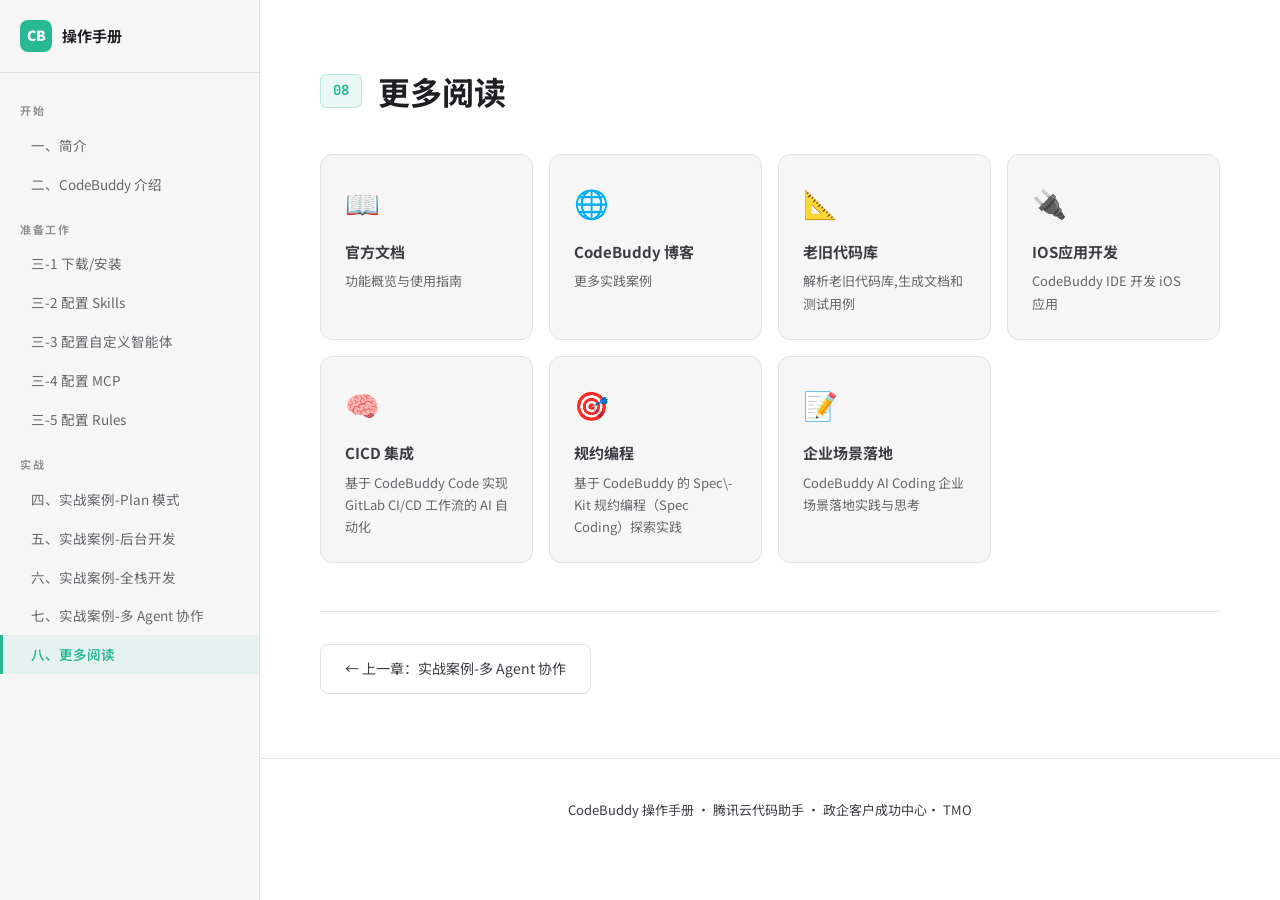
<file: pages/resources.html>
<!DOCTYPE html>
<html lang="zh-CN">
<head>
<meta charset="UTF-8">
<meta name="viewport" content="width=device-width, initial-scale=1.0">
<title>更多阅读 - CodeBuddy 操作手册</title>
<link rel="preconnect" href="https://fonts.googleapis.com">
<link href="https://fonts.googleapis.com/css2?family=Noto+Sans+SC:wght@300;400;500;700;900&family=JetBrains+Mono:wght@400;500;600&family=Playfair+Display:wght@700;900&display=swap" rel="stylesheet">
<link rel="stylesheet" href="../assets/style.css">
<link rel="stylesheet" href="../assets/vitepress-theme.css">
</head>
<body>
<nav class="sidebar" id="sidebar">
  <div class="sidebar-header"><div class="logo"><span class="logo-icon">CB</span><span class="logo-text">操作手册</span></div><button class="sidebar-toggle" id="sidebarClose">&times;</button></div>
  <ul class="nav-list">
    <li class="nav-section">开始</li>
    <li><a href="../index.html" class="nav-link">一、简介</a></li>
    <li><a href="about.html" class="nav-link">二、CodeBuddy 介绍</a></li>
    <li class="nav-section">准备工作</li>
    <li><a href="install.html" class="nav-link">三-1 下载/安装</a></li>
    <li><a href="skills.html" class="nav-link">三-2 配置 Skills</a></li>
    <li><a href="agent.html" class="nav-link">三-3 配置自定义智能体</a></li>
    <li><a href="mcp.html" class="nav-link">三-4 配置 MCP</a></li>
    <li><a href="rules.html" class="nav-link">三-5 配置 Rules</a></li>
    <li class="nav-section">实战</li>
<li><a href="planmode.html" class="nav-link">四、实战案例-Plan 模式</a></li>
    <li><a href="seckill.html" class="nav-link">五、实战案例-后台开发</a></li>
<li><a href="fullstackdev.html" class="nav-link">六、实战案例-全栈开发</a></li>
    <li><a href="multiagent.html" class="nav-link">七、实战案例-多 Agent 协作</a></li>
    <li><a href="resources.html" class="nav-link">八、更多阅读</a></li>
  </ul>
</nav>
<button class="menu-btn" id="menuBtn">☰</button>
<main class="main-content">
  <section class="section">
    <div class="section-inner">
      <h2 class="section-title"><span class="section-num">08</span>更多阅读</h2>
      <div class="resources-grid">
        <a href="https://www.codebuddy.cn/docs/zh/ide/User-guide/Overview" target="_blank" class="resource-card">
          <span class="resource-icon">📖</span><strong>官方文档</strong><p>功能概览与使用指南</p>
        </a>
        <a href="https://www.codebuddy.cn/blog/" target="_blank" class="resource-card">
          <span class="resource-icon">🌐</span><strong>CodeBuddy 博客</strong><p>更多实践案例</p>
        </a>
        <a href="https://www.codebuddy.cn/blog/29" target="_blank" class="resource-card">
          <span class="resource-icon">📐</span><strong>老旧代码库</strong><p>解析老旧代码库,生成文档和测试用例</p>
        </a>
        <a href="https://www.codebuddy.cn/blog/27" target="_blank" class="resource-card">
          <span class="resource-icon">🔌</span><strong>IOS应用开发</strong><p>CodeBuddy IDE 开发 iOS 应用</p>
        </a>
        <a href="https://www.codebuddy.cn/blog/17" target="_blank" class="resource-card">
          <span class="resource-icon">🧠</span><strong>CICD 集成</strong><p>基于 CodeBuddy Code 实现 GitLab CI/CD 工作流的 AI 自动化</p>
        </a>
        <a href="https://www.codebuddy.cn/blog/9" target="_blank" class="resource-card">
          <span class="resource-icon">🎯</span><strong>规约编程</strong><p>基于 CodeBuddy 的 Spec\-Kit 规约编程（Spec Coding）探索实践</p>
        </a>
        <a href="https://www.codebuddy.cn/blog/7" target="_blank" class="resource-card">
          <span class="resource-icon">📝</span><strong>企业场景落地</strong><p>CodeBuddy AI Coding 企业场景落地实践与思考</p>
        </a>
      </div>
      <div class="page-nav">
        <a href="multiagent.html" class="page-nav-btn prev">← 上一章：实战案例-多 Agent 协作</a>
        <div></div>
      </div>
    </div>
  </section>
  <footer class="footer"><p>CodeBuddy 操作手册 · 腾讯云代码助手 · 政企客户成功中心· TMO</p></footer>
</main>
<script src="../assets/script.js"></script>
</body>
</html>
</file>
<file: assets/style.css>
/* ========== CSS Variables & Reset ========== */
:root {
  --bg: #0a0e17;
  --bg-section: #0f1520;
  --bg-card: rgba(21, 28, 44, 0.8);
  --bg-card-solid: #151c2c;
  --bg-card-hover: #1a2338;
  --bg-code: #0d1117;
  --text: #e2e8f0;
  --text-dim: #8892a4;
  --text-muted: #5a6478;
  --accent: #38bdf8;
  --accent-glow: rgba(56, 189, 248, 0.15);
  --accent2: #818cf8;
  --accent3: #34d399;
  --accent4: #fb923c;
  --border: rgba(30, 41, 59, 0.8);
  --border-light: #2d3a4f;
  --glow-blue: rgba(56, 189, 248, 0.12);
  --glow-purple: rgba(129, 140, 248, 0.1);
  --glow-green: rgba(52, 211, 153, 0.06);
  --radius: 12px;
  --radius-sm: 8px;
  --sidebar-w: 260px;
  --font-body: 'Noto Sans SC', -apple-system, sans-serif;
  --font-code: 'JetBrains Mono', 'Fira Code', monospace;
  --font-display: 'Playfair Display', 'Noto Sans SC', serif;
}

*, *::before, *::after { margin: 0; padding: 0; box-sizing: border-box; }

html { scroll-behavior: smooth; scroll-padding-top: 24px; }

body {
  font-family: var(--font-body);
  background: var(--bg);
  color: var(--text);
  line-height: 1.7;
  font-size: 15px;
  overflow-x: hidden;
}

/* Custom scrollbar */
::-webkit-scrollbar { width: 6px; }
::-webkit-scrollbar-track { background: transparent; }
::-webkit-scrollbar-thumb { background: var(--border-light); border-radius: 3px; }
::-webkit-scrollbar-thumb:hover { background: var(--text-muted); }

a { color: var(--accent); text-decoration: none; transition: color .2s; }
a:hover { color: #7dd3fc; }

code {
  font-family: var(--font-code);
  background: rgba(56, 189, 248, 0.1);
  padding: 2px 7px;
  border-radius: 4px;
  font-size: 0.88em;
  color: var(--accent);
}

kbd {
  font-family: var(--font-code);
  background: var(--bg-card-solid);
  border: 1px solid var(--border-light);
  border-radius: 4px;
  padding: 2px 8px;
  font-size: 0.85em;
  box-shadow: 0 2px 0 rgba(30,41,59,.6);
  color: var(--text);
}

strong { color: #f1f5f9; }

/* ========== Page Load Animation ========== */
@keyframes fadeInUp {
  from { opacity: 0; transform: translateY(24px); }
  to { opacity: 1; transform: translateY(0); }
}

@keyframes fadeIn {
  from { opacity: 0; }
  to { opacity: 1; }
}

@keyframes pulse-glow {
  0%, 100% { box-shadow: 0 0 8px rgba(56,189,248,.3); }
  50% { box-shadow: 0 0 20px rgba(56,189,248,.5), 0 0 40px rgba(129,140,248,.2); }
}

@keyframes shimmer {
  0% { background-position: -200% center; }
  100% { background-position: 200% center; }
}

@keyframes float {
  0%, 100% { transform: translateY(0); }
  50% { transform: translateY(-6px); }
}

@keyframes grid-fade {
  0% { opacity: 0; }
  50% { opacity: 1; }
  100% { opacity: 0; }
}

/* ========== Sidebar — Glassmorphism ========== */
.sidebar {
  position: fixed;
  left: 0; top: 0;
  width: var(--sidebar-w);
  height: 100vh;
  background: rgba(15, 21, 32, 0.85);
  backdrop-filter: blur(20px) saturate(1.2);
  -webkit-backdrop-filter: blur(20px) saturate(1.2);
  border-right: 1px solid rgba(56, 189, 248, 0.08);
  z-index: 100;
  display: flex;
  flex-direction: column;
  transition: transform .3s cubic-bezier(.4,0,.2,1);
}

.sidebar-header {
  padding: 20px;
  border-bottom: 1px solid rgba(56, 189, 248, 0.08);
  display: flex;
  align-items: center;
  justify-content: space-between;
}

.logo { display: flex; align-items: center; gap: 10px; }

.logo-icon {
  background: linear-gradient(135deg, var(--accent), var(--accent2));
  color: #fff;
  font-weight: 900;
  font-size: 14px;
  width: 32px; height: 32px;
  display: flex; align-items: center; justify-content: center;
  border-radius: 8px;
  animation: pulse-glow 3s ease-in-out infinite;
  position: relative;
}

.logo-text { font-weight: 700; font-size: 15px; color: var(--text); }

.sidebar-toggle {
  display: none;
  background: none; border: none; color: var(--text-dim);
  font-size: 24px; cursor: pointer;
  transition: color .2s;
}
.sidebar-toggle:hover { color: var(--accent); }

.nav-list {
  list-style: none;
  padding: 12px 0;
  overflow-y: auto;
  flex: 1;
}

.nav-section {
  padding: 16px 20px 6px;
  font-size: 11px;
  font-weight: 700;
  text-transform: uppercase;
  letter-spacing: 1.5px;
  color: var(--text-muted);
}

.nav-link {
  display: block;
  padding: 8px 20px 8px 28px;
  font-size: 13.5px;
  color: var(--text-dim);
  border-left: 3px solid transparent;
  transition: all .2s cubic-bezier(.4,0,.2,1);
  position: relative;
}

.nav-link:hover {
  color: var(--text);
  background: rgba(255,255,255,.03);
  padding-left: 32px;
}

.nav-link.active {
  color: var(--accent);
  border-left-color: var(--accent);
  background: var(--accent-glow);
  box-shadow: inset 0 0 20px rgba(56,189,248,.05);
}

.menu-btn {
  display: none;
  position: fixed;
  top: 16px; left: 16px;
  z-index: 200;
  background: rgba(21,28,44,.9);
  backdrop-filter: blur(12px);
  -webkit-backdrop-filter: blur(12px);
  border: 1px solid var(--border);
  color: var(--text);
  font-size: 20px;
  width: 40px; height: 40px;
  border-radius: 10px;
  cursor: pointer;
  transition: all .2s;
}
.menu-btn:hover {
  border-color: var(--accent);
  box-shadow: 0 0 16px rgba(56,189,248,.15);
}

/* ========== Main Content ========== */
.main-content {
  margin-left: var(--sidebar-w);
  min-height: 100vh;
  animation: fadeIn .6s ease;
}

/* ========== Hero — Enhanced ========== */
.hero {
  position: relative;
  padding: 100px 48px 80px;
  overflow: hidden;
}

.hero-bg {
  position: absolute;
  inset: 0;
  background:
    radial-gradient(ellipse 80% 60% at 20% 40%, rgba(56,189,248,.15), transparent 70%),
    radial-gradient(ellipse 60% 50% at 80% 30%, rgba(129,140,248,.12), transparent 70%),
    radial-gradient(ellipse 40% 40% at 50% 80%, rgba(52,211,153,.08), transparent 70%);
}

/* Animated grid overlay */
.hero-bg::before {
  content: '';
  position: absolute;
  inset: 0;
  background-image:
    linear-gradient(rgba(56,189,248,.04) 1px, transparent 1px),
    linear-gradient(90deg, rgba(56,189,248,.04) 1px, transparent 1px);
  background-size: 60px 60px;
  mask-image: radial-gradient(ellipse 60% 60% at 30% 50%, black, transparent);
  -webkit-mask-image: radial-gradient(ellipse 60% 60% at 30% 50%, black, transparent);
}

/* Floating orb accent */
.hero-bg::after {
  content: '';
  position: absolute;
  width: 300px; height: 300px;
  top: 10%; right: 10%;
  background: radial-gradient(circle, rgba(129,140,248,.12), transparent 70%);
  border-radius: 50%;
  animation: float 8s ease-in-out infinite;
  filter: blur(40px);
}

.hero-content {
  position: relative;
  max-width: 720px;
  animation: fadeInUp .8s ease;
}

.hero-badge {
  display: inline-block;
  padding: 4px 14px;
  border: 1px solid var(--border-light);
  border-radius: 20px;
  font-size: 12px;
  color: var(--text-dim);
  margin-bottom: 24px;
  letter-spacing: .5px;
  background: rgba(56,189,248,.05);
  backdrop-filter: blur(8px);
  -webkit-backdrop-filter: blur(8px);
}

.hero-title {
  display: flex;
  flex-direction: column;
}

.hero-title-line {
  font-family: var(--font-display);
  font-size: 56px;
  font-weight: 900;
  background: linear-gradient(135deg, #fff 20%, var(--accent) 50%, var(--accent2) 80%);
  background-size: 200% auto;
  -webkit-background-clip: text;
  -webkit-text-fill-color: transparent;
  background-clip: text;
  line-height: 1.1;
  animation: shimmer 6s linear infinite;
}

.hero-title-sub {
  font-size: 36px;
  font-weight: 300;
  color: var(--text-dim);
  margin-top: 8px;
  animation: fadeInUp 1s ease .2s both;
}

.hero-desc {
  margin-top: 20px;
  font-size: 17px;
  color: var(--text-dim);
  line-height: 1.6;
  animation: fadeInUp 1s ease .3s both;
}

.hero-stats {
  display: flex;
  gap: 40px;
  margin-top: 40px;
  animation: fadeInUp 1s ease .4s both;
}

.stat-item {
  display: flex;
  flex-direction: column;
  position: relative;
}

.stat-num {
  font-family: var(--font-code);
  font-size: 28px;
  font-weight: 600;
  color: var(--accent);
  text-shadow: 0 0 24px rgba(56,189,248,.3);
}

.stat-label { font-size: 13px; color: var(--text-muted); margin-top: 2px; }

/* ========== Sections ========== */
.section {
  padding: 64px 48px;
  position: relative;
}

.section-dark { background: var(--bg-section); }

/* Subtle top glow for each section */
.section::before {
  content: '';
  position: absolute;
  top: 0; left: 50%;
  transform: translateX(-50%);
  width: 60%;
  height: 1px;
  background: linear-gradient(90deg, transparent, rgba(56,189,248,.15), transparent);
}

.section-inner { max-width: 900px; margin: 0 auto; }

.section-title {
  font-size: 32px;
  font-weight: 700;
  margin-bottom: 36px;
  display: flex;
  align-items: center;
  gap: 16px;
}

.section-num {
  font-family: var(--font-code);
  font-size: 14px;
  color: var(--accent);
  background: var(--accent-glow);
  border: 1px solid rgba(56,189,248,.2);
  padding: 4px 12px;
  border-radius: 6px;
}

.subsection-title {
  font-size: 20px;
  font-weight: 600;
  margin: 36px 0 20px;
  color: #f1f5f9;
  position: relative;
  padding-left: 16px;
}

.subsection-title::before {
  content: '';
  position: absolute;
  left: 0; top: 4px; bottom: 4px;
  width: 3px;
  background: linear-gradient(to bottom, var(--accent), var(--accent2));
  border-radius: 2px;
}

/* ========== Cards — Glassmorphism + Glow ========== */
.card {
  background: var(--bg-card);
  backdrop-filter: blur(12px);
  -webkit-backdrop-filter: blur(12px);
  border: 1px solid var(--border);
  border-radius: var(--radius);
  padding: 24px;
  margin-bottom: 24px;
  transition: border-color .3s, box-shadow .3s;
}

.card:hover {
  border-color: rgba(56,189,248,.15);
}

.card-highlight {
  border-left: 3px solid var(--accent);
  box-shadow: inset 4px 0 16px rgba(56,189,248,.05);
}

.card h3, .card h4 { margin-bottom: 12px; }
.card p { color: var(--text-dim); }
.card ul { margin-top: 8px; padding-left: 20px; color: var(--text-dim); }
.card li { margin-bottom: 4px; }

/* ========== Features Grid ========== */
.features-grid {
  display: grid;
  grid-template-columns: repeat(auto-fill, minmax(200px, 1fr));
  gap: 16px;
  margin-top: 24px;
}

.feature-card {
  background: var(--bg-card);
  backdrop-filter: blur(8px);
  -webkit-backdrop-filter: blur(8px);
  border: 1px solid var(--border);
  border-radius: var(--radius);
  padding: 24px;
  transition: all .3s cubic-bezier(.4,0,.2,1);
  position: relative;
  overflow: hidden;
}

/* Subtle inner glow on hover */
.feature-card::after {
  content: '';
  position: absolute;
  inset: 0;
  background: radial-gradient(circle at 50% 0%, rgba(56,189,248,.08), transparent 70%);
  opacity: 0;
  transition: opacity .3s;
  pointer-events: none;
}

.feature-card:hover {
  border-color: rgba(56,189,248,.3);
  transform: translateY(-3px);
  box-shadow:
    0 8px 32px rgba(0,0,0,.4),
    0 0 20px rgba(56,189,248,.08);
}

.feature-card:hover::after { opacity: 1; }

.feature-icon { font-size: 28px; margin-bottom: 12px; }
.feature-card h4 { font-size: 16px; margin-bottom: 8px; }
.feature-card p { font-size: 13px; color: var(--text-dim); }

/* ========== Timeline ========== */
.timeline { padding-left: 24px; border-left: 2px solid var(--border); }

.timeline-item {
  position: relative;
  padding: 0 0 24px 24px;
}

.timeline-dot {
  position: absolute;
  left: -31px; top: 4px;
  width: 12px; height: 12px;
  background: var(--accent);
  border: 2px solid var(--bg);
  border-radius: 50%;
  box-shadow: 0 0 8px rgba(56,189,248,.4);
}

.timeline-content { display: flex; gap: 16px; align-items: baseline; }

.timeline-time {
  font-family: var(--font-code);
  font-size: 14px;
  color: var(--accent);
  min-width: 100px;
}

.timeline-label { color: var(--text-dim); }

.timeline-total .timeline-time { color: var(--accent3); font-weight: 600; }
.timeline-total .timeline-label { color: var(--text); font-weight: 600; }
.timeline-total .timeline-dot {
  background: var(--accent3);
  box-shadow: 0 0 8px rgba(52,211,153,.5);
}

/* ========== Modes Grid ========== */
.modes-grid {
  display: grid;
  grid-template-columns: repeat(3, 1fr);
  gap: 20px;
}

.mode-card {
  background: var(--bg-card);
  backdrop-filter: blur(8px);
  -webkit-backdrop-filter: blur(8px);
  border: 1px solid var(--border);
  border-radius: var(--radius);
  padding: 28px;
  transition: all .3s cubic-bezier(.4,0,.2,1);
  position: relative;
  overflow: hidden;
}

.mode-card::before {
  content: '';
  position: absolute;
  top: 0; left: 0; right: 0;
  height: 2px;
  background: linear-gradient(90deg, transparent, var(--accent), transparent);
  opacity: 0;
  transition: opacity .3s;
}

.mode-card:hover {
  transform: translateY(-3px);
  box-shadow: 0 12px 40px rgba(0,0,0,.5), 0 0 24px rgba(56,189,248,.06);
}

.mode-card:hover::before { opacity: 1; }

.mode-ask:hover::before { background: linear-gradient(90deg, transparent, var(--accent), transparent); }
.mode-craft:hover::before { background: linear-gradient(90deg, transparent, var(--accent2), transparent); }
.mode-plan:hover::before { background: linear-gradient(90deg, transparent, var(--accent3), transparent); }

.mode-badge {
  display: inline-block;
  padding: 3px 12px;
  border-radius: 20px;
  font-size: 12px;
  font-weight: 700;
  text-transform: uppercase;
  letter-spacing: 1px;
  margin-bottom: 12px;
}

.mode-ask .mode-badge { background: rgba(56,189,248,.15); color: var(--accent); }
.mode-craft .mode-badge { background: rgba(129,140,248,.15); color: var(--accent2); }
.mode-plan .mode-badge { background: rgba(52,211,153,.15); color: var(--accent3); }

.mode-card h4 { font-size: 18px; margin-bottom: 8px; }
.mode-card > p { font-size: 13.5px; color: var(--text-dim); }

.mode-example {
  margin-top: 16px;
  padding-top: 16px;
  border-top: 1px solid var(--border);
}

.mode-example-label {
  font-size: 11px;
  text-transform: uppercase;
  letter-spacing: 1px;
  color: var(--text-muted);
  margin-bottom: 10px;
}

.chat-bubble {
  padding: 10px 14px;
  border-radius: 10px;
  font-size: 12.5px;
  line-height: 1.6;
  margin-bottom: 8px;
}

.chat-bubble.user {
  background: rgba(56,189,248,.08);
  border: 1px solid rgba(56,189,248,.12);
  color: var(--text);
}

.chat-bubble.ai {
  background: rgba(129,140,248,.06);
  border: 1px solid rgba(129,140,248,.1);
  color: var(--text-dim);
}

.code-tag {
  display: inline-block;
  background: rgba(52,211,153,.1);
  color: var(--accent3);
  font-family: var(--font-code);
  font-size: 11px;
  padding: 2px 8px;
  border-radius: 4px;
}

/* ========== Advanced Grid ========== */
.advanced-grid { display: flex; flex-direction: column; gap: 12px; }

.advanced-item {
  display: flex;
  align-items: flex-start;
  gap: 16px;
  padding: 16px;
  background: var(--bg-card);
  border: 1px solid var(--border);
  border-radius: var(--radius-sm);
  transition: all .2s;
}

.advanced-item:hover {
  border-color: rgba(56,189,248,.25);
  box-shadow: 0 4px 16px rgba(0,0,0,.2);
  transform: translateX(4px);
}

.advanced-icon { font-size: 24px; flex-shrink: 0; margin-top: 2px; }
.advanced-item strong { display: block; margin-bottom: 4px; }
.advanced-item p { font-size: 13px; color: var(--text-dim); margin: 0; }

/* ========== Shortcuts Table ========== */
.shortcuts-table {
  border: 1px solid var(--border);
  border-radius: var(--radius);
  overflow: hidden;
}

.shortcut-row {
  display: grid;
  grid-template-columns: 1fr 1.2fr 1.2fr 1.5fr;
  padding: 12px 20px;
  border-bottom: 1px solid var(--border);
  font-size: 14px;
  transition: background .2s;
}

.shortcut-row:not(.shortcut-header):hover { background: rgba(56,189,248,.03); }
.shortcut-row:last-child { border-bottom: none; }
.shortcut-header { background: var(--bg-card-solid); font-weight: 600; font-size: 13px; color: var(--text-dim); }

/* ========== Step Blocks ========== */
.step-block { margin-bottom: 48px; }

/* 折叠块（阅读更多） */
.collapsible-block {
  margin-bottom: 48px;
  background: var(--bg-card);
  border: 1px solid var(--border);
  border-radius: var(--radius);
  overflow: hidden;
  transition: border-color .2s;
}
.collapsible-block[open] { border-color: rgba(56,189,248,.25); }
.collapsible-block:hover { border-color: rgba(56,189,248,.2); }

.collapsible-block > summary {
  display: flex;
  align-items: center;
  gap: 16px;
  padding: 20px 24px;
  cursor: pointer;
  list-style: none;
  user-select: none;
  transition: background .2s;
}
.collapsible-block > summary::-webkit-details-marker { display: none; }
.collapsible-block > summary:hover { background: rgba(56,189,248,.04); }

.collapsible-block > summary h3 {
  font-size: 20px;
  margin: 0;
  flex: 1;
}

.collapsible-block > summary::after {
  content: '+';
  font-family: var(--font-code);
  font-size: 22px;
  color: var(--accent);
  width: 28px;
  height: 28px;
  display: flex;
  align-items: center;
  justify-content: center;
  border: 1px solid rgba(56,189,248,.3);
  border-radius: 6px;
  transition: transform .2s, background .2s;
  flex-shrink: 0;
}
.collapsible-block[open] > summary::after {
  content: '−';
  background: var(--accent-glow);
}

.collapsible-body {
  padding: 8px 24px 24px;
  border-top: 1px solid var(--border);
}

.step-header {
  display: flex;
  align-items: center;
  gap: 16px;
  margin-bottom: 24px;
}

.step-badge {
  font-family: var(--font-code);
  font-size: 13px;
  font-weight: 600;
  color: var(--accent);
  background: var(--accent-glow);
  border: 1px solid rgba(56,189,248,.2);
  padding: 4px 14px;
  border-radius: 6px;
}

.step-header h3 {
  font-size: 24px;
  display: flex;
  align-items: center;
  gap: 12px;
  flex-wrap: wrap;
}

.time-badge {
  font-family: var(--font-code);
  font-size: 12px;
  font-weight: 400;
  color: var(--accent3);
  background: rgba(52,211,153,.1);
  padding: 3px 10px;
  border-radius: 20px;
}

/* ========== Steps List ========== */
.steps-list { display: flex; flex-direction: column; gap: 20px; margin: 20px 0; }

.step-item {
  display: flex;
  gap: 16px;
  align-items: flex-start;
}

.step-num {
  width: 32px; height: 32px;
  flex-shrink: 0;
  display: flex;
  align-items: center;
  justify-content: center;
  background: var(--accent-glow);
  border: 1px solid rgba(56,189,248,.25);
  color: var(--accent);
  font-family: var(--font-code);
  font-size: 14px;
  font-weight: 600;
  border-radius: 8px;
  transition: all .3s;
}

.step-item:hover .step-num {
  box-shadow: 0 0 12px rgba(56,189,248,.25);
  background: rgba(56,189,248,.2);
}

.step-content { flex: 1; }
.step-content strong { display: block; margin-bottom: 6px; }
.step-content p { color: var(--text-dim); margin: 0; font-size: 14px; }

/* ========== Platform Cards ========== */
.platform-cards { display: grid; grid-template-columns: repeat(3, 1fr); gap: 12px; margin-top: 12px; }

.platform-card {
  background: var(--bg-code);
  border: 1px solid var(--border);
  border-radius: var(--radius-sm);
  padding: 16px;
  text-align: center;
  transition: all .3s;
}

.platform-card:hover {
  border-color: rgba(56,189,248,.2);
  transform: translateY(-2px);
  box-shadow: 0 4px 16px rgba(0,0,0,.3);
}

.platform-icon { font-size: 24px; display: block; margin-bottom: 8px; }
.platform-card strong { display: block; margin-bottom: 6px; font-size: 14px; }
.platform-card p { font-size: 12px; color: var(--text-dim); margin: 0; }

/* ========== Callouts ========== */
.callout {
  padding: 16px 20px;
  border-radius: var(--radius-sm);
  margin: 20px 0;
  font-size: 14px;
  backdrop-filter: blur(8px);
  -webkit-backdrop-filter: blur(8px);
}

.callout-warning {
  background: rgba(251,146,60,.06);
  border: 1px solid rgba(251,146,60,.18);
  color: var(--accent4);
  box-shadow: inset 0 0 24px rgba(251,146,60,.03);
}

.callout-tip {
  background: rgba(52,211,153,.06);
  border: 1px solid rgba(52,211,153,.18);
  color: var(--accent3);
  box-shadow: inset 0 0 24px rgba(52,211,153,.03);
}

/* ========== Code Blocks ========== */
.code-block {
  background: var(--bg-code);
  border: 1px solid var(--border);
  border-radius: var(--radius-sm);
  padding: 20px;
  overflow-x: auto;
  margin: 16px 0;
  position: relative;
}

/* Top accent line */
.code-block::before {
  content: '';
  position: absolute;
  top: 0; left: 16px; right: 16px;
  height: 1px;
  background: linear-gradient(90deg, transparent, rgba(56,189,248,.2), transparent);
}

.code-block pre {
  font-family: var(--font-code);
  font-size: 13px;
  line-height: 1.8;
  white-space: pre;
  color: var(--text-dim);
}

.code-block-sm { padding: 16px; }
.code-block-sm pre { font-size: 12.5px; }

.code-comment { color: #4a5568; }
.code-keyword { color: var(--accent2); }
.code-attr { color: var(--accent); }
.code-string { color: var(--accent3); }
.code-title { color: #f1f5f9; font-weight: 600; }

.code-desc { font-size: 13px; color: var(--text-muted); margin-top: 8px; }

/* ========== Example Tabs ========== */
.example-tabs { margin: 20px 0; }

.tab-header {
  display: flex;
  gap: 4px;
  border-bottom: 1px solid var(--border);
  margin-bottom: 0;
}

.tab-btn {
  background: none;
  border: none;
  color: var(--text-dim);
  font-family: var(--font-body);
  font-size: 13px;
  padding: 10px 18px;
  cursor: pointer;
  border-bottom: 2px solid transparent;
  transition: all .2s;
  position: relative;
}

.tab-btn:hover { color: var(--text); }
.tab-btn.active {
  color: var(--accent);
  border-bottom-color: var(--accent);
}

.tab-content { display: none; }
.tab-content.active { display: block; }

/* ========== Config Table ========== */
.config-table {
  border: 1px solid var(--border);
  border-radius: var(--radius-sm);
  overflow: hidden;
  margin: 16px 0;
}

.config-row {
  display: grid;
  grid-template-columns: 140px 1fr 1fr;
  padding: 10px 16px;
  border-bottom: 1px solid var(--border);
  font-size: 13.5px;
  align-items: center;
  transition: background .2s;
}

.config-row:not(.config-header):hover { background: rgba(56,189,248,.02); }
.config-row:last-child { border-bottom: none; }
.config-header { background: var(--bg-code); font-weight: 600; color: var(--text-dim); }

/* ========== MCP Features ========== */
.mcp-features { display: flex; gap: 8px; flex-wrap: wrap; margin-top: 16px; }

.mcp-tag {
  background: rgba(56,189,248,.06);
  border: 1px solid rgba(56,189,248,.12);
  color: var(--accent);
  font-size: 12px;
  padding: 4px 12px;
  border-radius: 20px;
  transition: all .2s;
}

.mcp-tag:hover {
  background: rgba(56,189,248,.12);
  box-shadow: 0 0 8px rgba(56,189,248,.15);
}

.status-green { color: var(--accent3); }
.status-red { color: #ef4444; }

/* ========== Rules Types ========== */
.rules-types { display: grid; grid-template-columns: repeat(3, 1fr); gap: 16px; margin: 20px 0; }

.rule-type-card {
  background: var(--bg-card);
  border: 1px solid var(--border);
  border-radius: var(--radius);
  padding: 24px;
  transition: all .3s;
}

.rule-type-card:hover {
  border-color: rgba(56,189,248,.15);
  transform: translateY(-2px);
  box-shadow: 0 8px 24px rgba(0,0,0,.3);
}

.rule-type-badge {
  display: inline-block;
  padding: 3px 12px;
  border-radius: 20px;
  font-size: 11px;
  font-weight: 700;
  letter-spacing: .5px;
  margin-bottom: 10px;
}

.rule-type-badge.always { background: rgba(52,211,153,.15); color: var(--accent3); }
.rule-type-badge.requested { background: rgba(129,140,248,.15); color: var(--accent2); }
.rule-type-badge.manual { background: rgba(251,146,60,.15); color: var(--accent4); }

.rule-type-card h5 { margin-bottom: 8px; }
.rule-type-card p { font-size: 13px; color: var(--text-dim); margin-bottom: 12px; }
.rule-type-use { font-size: 12px; color: var(--text-muted); padding-top: 12px; border-top: 1px solid var(--border); }

/* ========== Best Practices ========== */
.best-practices { display: grid; grid-template-columns: 1fr 1fr; gap: 12px; }

.bp-item {
  display: flex; gap: 12px; align-items: flex-start;
  padding: 16px;
  background: var(--bg-card);
  border: 1px solid var(--border);
  border-radius: var(--radius-sm);
  transition: all .3s;
}

.bp-item:hover {
  border-color: rgba(56,189,248,.15);
  box-shadow: 0 4px 16px rgba(0,0,0,.2);
}

.bp-icon { font-size: 20px; flex-shrink: 0; }
.bp-item strong { display: block; margin-bottom: 4px; }
.bp-item p { font-size: 13px; color: var(--text-dim); margin: 0; }

/* ========== Mode Recommend ========== */
.mode-recommend { display: flex; flex-direction: column; gap: 12px; }

.recommend-card {
  display: grid;
  grid-template-columns: 250px 140px 1fr;
  align-items: center;
  gap: 16px;
  padding: 18px 24px;
  background: var(--bg-card);
  border: 1px solid var(--border);
  border-radius: var(--radius-sm);
  transition: all .3s;
}

.recommend-card:hover {
  border-color: rgba(56,189,248,.15);
  box-shadow: 0 4px 16px rgba(0,0,0,.2);
}

.recommend-label { font-weight: 500; }
.recommend-mode { color: var(--accent); font-weight: 600; font-size: 15px; }
.recommend-example { font-size: 13px; color: var(--text-dim); font-style: italic; }

/* ========== Coding Steps ========== */
.coding-steps { display: flex; flex-direction: column; gap: 20px; }

.coding-step {
  padding: 20px 24px;
  background: var(--bg-card);
  border: 1px solid var(--border);
  border-radius: var(--radius);
  transition: all .3s;
}

.coding-step:hover {
  border-color: rgba(56,189,248,.12);
  box-shadow: 0 4px 20px rgba(0,0,0,.2);
}

.coding-step-header { display: flex; align-items: center; gap: 12px; margin-bottom: 10px; }

.coding-step-num {
  font-family: var(--font-code);
  font-size: 11px;
  color: var(--accent);
  background: var(--accent-glow);
  padding: 2px 10px;
  border-radius: 4px;
}

.coding-step p { color: var(--text-dim); font-size: 14px; margin: 0; }

.context-tags { display: flex; flex-wrap: wrap; gap: 8px; margin-top: 8px; }

.ctx-tag {
  background: var(--bg-code);
  border: 1px solid var(--border);
  padding: 6px 14px;
  border-radius: 6px;
  font-size: 13px;
  color: var(--text-dim);
  transition: all .2s;
}

.ctx-tag:hover {
  border-color: rgba(56,189,248,.2);
  color: var(--accent);
}

/* ========== Chat Demo ========== */
.example-case {
  margin-bottom: 36px;
  padding: 28px;
  background: var(--bg-card);
  border: 1px solid var(--border);
  border-radius: var(--radius);
  transition: all .3s;
}

.example-case:hover {
  border-color: rgba(56,189,248,.12);
}

.example-case h3 { margin-bottom: 20px; font-size: 18px; }

.chat-demo { max-width: 600px; }

.chat-demo .chat-bubble { font-size: 13.5px; }

/* ========== FAQ ========== */
.faq-list { display: flex; flex-direction: column; gap: 8px; }

.faq-item {
  background: var(--bg-card);
  border: 1px solid var(--border);
  border-radius: var(--radius-sm);
  overflow: hidden;
  transition: border-color .2s;
}

.faq-item:hover { border-color: rgba(56,189,248,.12); }

.faq-item summary {
  padding: 16px 20px;
  cursor: pointer;
  font-weight: 600;
  font-size: 15px;
  list-style: none;
  display: flex;
  align-items: center;
  gap: 12px;
  transition: color .2s;
}

.faq-item summary:hover { color: var(--accent); }

.faq-item summary::before {
  content: '+';
  font-family: var(--font-code);
  font-size: 18px;
  color: var(--accent);
  flex-shrink: 0;
  width: 24px;
  text-align: center;
  transition: transform .2s;
}

.faq-item[open] summary::before { content: '−'; }
.faq-item[open] summary { border-bottom: 1px solid var(--border); }

.faq-item p {
  padding: 16px 20px 16px 56px;
  color: var(--text-dim);
  font-size: 14px;
  line-height: 1.7;
}

/* ========== Resources ========== */
.resources-grid {
  display: grid;
  grid-template-columns: repeat(auto-fill, minmax(200px, 1fr));
  gap: 16px;
}

.resource-card {
  display: flex;
  flex-direction: column;
  padding: 24px;
  background: var(--bg-card);
  border: 1px solid var(--border);
  border-radius: var(--radius);
  transition: all .3s cubic-bezier(.4,0,.2,1);
  position: relative;
  overflow: hidden;
}

.resource-card::after {
  content: '';
  position: absolute;
  inset: 0;
  background: radial-gradient(circle at 50% 0%, rgba(56,189,248,.06), transparent 70%);
  opacity: 0;
  transition: opacity .3s;
  pointer-events: none;
}

.resource-card:hover {
  border-color: rgba(56,189,248,.3);
  transform: translateY(-3px);
  box-shadow: 0 12px 32px rgba(0,0,0,.4), 0 0 16px rgba(56,189,248,.06);
  color: var(--text);
}

.resource-card:hover::after { opacity: 1; }

.resource-icon { font-size: 28px; margin-bottom: 12px; }
.resource-card strong { margin-bottom: 6px; color: var(--text); }
.resource-card p { font-size: 13px; color: var(--text-dim); margin: 0; }

/* ========== Screenshot ========== */
.screenshot-wrapper {
  position: relative;
  border-radius: var(--radius);
  overflow: hidden;
  border: 1px solid var(--border);
  background: var(--bg-code);
  box-shadow: 0 8px 32px rgba(0,0,0,.4);
  transition: box-shadow .3s;
  max-width: 66%;
  cursor: zoom-in;
}

.screenshot-wrapper:hover {
  box-shadow: 0 12px 48px rgba(0,0,0,.5), 0 0 16px rgba(56,189,248,.06);
}

.screenshot {
  display: block;
  width: 100%;
  height: auto;
  border-radius: 0;
  border: none !important;
}

.screenshot-caption {
  padding: 8px 16px;
  font-size: 12px;
  color: var(--text-muted);
  text-align: center;
  border-top: 1px solid var(--border);
  background: var(--bg-card-solid);
}

/* ========== Step Row — compact text + thumbnail layout ========== */
.step-row {
  display: flex;
  align-items: flex-start;
  gap: 16px;
  padding: 14px 16px;
  background: var(--bg-card);
  border: 1px solid var(--border);
  border-radius: var(--radius-sm);
  margin-bottom: 10px;
  transition: border-color .2s;
}
.step-row:hover { border-color: rgba(56,189,248,.15); }
.step-row-text { flex: 1; min-width: 0; }
.step-row-text p { color: var(--text-dim); font-size: 14px; margin: 0; }
.step-row-text strong { display: block; margin-bottom: 4px; font-size: 14px; }
.step-row-thumb {
  flex-shrink: 0;
  width: 120px;
  border-radius: 6px;
  overflow: hidden;
  border: 1px solid var(--border);
  cursor: zoom-in;
  transition: border-color .2s, box-shadow .2s;
}
.step-row-thumb:hover {
  border-color: rgba(56,189,248,.3);
  box-shadow: 0 2px 12px rgba(0,0,0,.3);
}
.step-row-thumb img {
  display: block;
  width: 100%;
  height: auto;
}

/* ========== Chat History Bubbles (for rendered conversation logs) ========== */
.chat-turn {
  padding: 14px 18px;
  border-radius: var(--radius-sm);
  margin-bottom: 12px;
  font-size: 13.5px;
  line-height: 1.7;
  position: relative;
}
.chat-turn-user {
  background: rgba(56,189,248,.06);
  border: 1px solid rgba(56,189,248,.12);
  border-left: 3px solid var(--accent);
}
.chat-turn-ai {
  background: rgba(129,140,248,.04);
  border: 1px solid rgba(129,140,248,.08);
  border-left: 3px solid var(--accent2);
}
.chat-turn-label {
  font-family: var(--font-code);
  font-size: 11px;
  font-weight: 600;
  text-transform: uppercase;
  letter-spacing: .5px;
  margin-bottom: 8px;
  display: inline-block;
  padding: 2px 8px;
  border-radius: 4px;
}
.chat-turn-user .chat-turn-label {
  background: rgba(56,189,248,.12);
  color: var(--accent);
}
.chat-turn-ai .chat-turn-label {
  background: rgba(129,140,248,.12);
  color: var(--accent2);
}
.chat-turn p { margin: 4px 0; }
.chat-turn code { font-size: 12px; }
.chat-turn pre { margin: 8px 0; padding: 10px 14px; background: var(--bg-code); border-radius: 6px; overflow-x: auto; }
.chat-turn hr { border: none; border-top: 1px solid var(--border); margin: 0; display: none; }
.chat-turn table { font-size: 12.5px; }
.chat-turn th, .chat-turn td { padding: 4px 10px; border: 1px solid var(--border); }
.chat-turn th { background: var(--bg-code); }

/* ========== Markdown Body (rendered from marked.js) ========== */
.markdown-body { padding: 20px 24px; font-size: 14px; line-height: 1.7; max-height: 420px; overflow-y: auto; }
.markdown-body h1, .markdown-body h2, .markdown-body h3 {
  color: var(--primary);
  margin: 1em 0 0.4em;
  font-family: 'JetBrains Mono', monospace;
  font-size: 15px;
  font-weight: 600;
  border-bottom: 1px solid var(--border);
  padding-bottom: 4px;
}
.markdown-body h2:first-child, .markdown-body h1:first-child { margin-top: 0; }
.markdown-body p { margin: 0.4em 0; }
.markdown-body ul, .markdown-body ol { padding-left: 1.5em; margin: 0.3em 0; }
.markdown-body li { margin: 2px 0; }
.markdown-body strong { color: var(--primary); }
.markdown-body code {
  background: rgba(56,189,248,.1);
  color: var(--primary);
  padding: 1px 5px;
  border-radius: 3px;
  font-family: 'JetBrains Mono', monospace;
  font-size: 13px;
}

/* ========== Lightbox ========== */
.lightbox-overlay {
  position: fixed;
  inset: 0;
  z-index: 9999;
  background: rgba(0, 0, 0, .85);
  backdrop-filter: blur(8px);
  display: flex;
  align-items: center;
  justify-content: center;
  cursor: zoom-out;
  opacity: 0;
  transition: opacity .3s ease;
  padding: 24px;
}
.lightbox-overlay.active { opacity: 1; }
.lightbox-overlay img {
  max-width: 96%;
  max-height: 92vh;
  border-radius: 8px;
  box-shadow: 0 24px 80px rgba(0,0,0,.6);
  transform: scale(.92);
  transition: transform .3s ease;
  user-select: none;
  -webkit-user-drag: none;
}
.lightbox-overlay.active img { transform: scale(1); }

/* ========== Page Navigation ========== */
.page-nav {
  display: flex;
  justify-content: space-between;
  align-items: center;
  margin-top: 48px;
  padding-top: 32px;
  border-top: 1px solid var(--border);
  gap: 16px;
}

.page-nav-btn {
  display: inline-flex;
  align-items: center;
  padding: 12px 24px;
  background: var(--bg-card);
  border: 1px solid var(--border);
  border-radius: var(--radius-sm);
  color: var(--text-dim);
  font-size: 14px;
  transition: all .3s cubic-bezier(.4,0,.2,1);
  position: relative;
  overflow: hidden;
}

.page-nav-btn::before {
  content: '';
  position: absolute;
  inset: 0;
  background: linear-gradient(135deg, rgba(56,189,248,.05), rgba(129,140,248,.05));
  opacity: 0;
  transition: opacity .3s;
}

.page-nav-btn:hover {
  border-color: rgba(56,189,248,.3);
  color: var(--accent);
  transform: translateY(-2px);
  box-shadow: 0 4px 16px rgba(0,0,0,.3), 0 0 12px rgba(56,189,248,.08);
}

.page-nav-btn:hover::before { opacity: 1; }

.page-nav-btn.next { margin-left: auto; }
.page-nav-btn.prev { margin-right: auto; }

/* ========== Footer ========== */
.footer {
  padding: 40px 48px;
  text-align: center;
  border-top: 1px solid var(--border);
  color: var(--text-muted);
  font-size: 13px;
  position: relative;
}

.footer::before {
  content: '';
  position: absolute;
  top: 0; left: 50%;
  transform: translateX(-50%);
  width: 40%;
  height: 1px;
  background: linear-gradient(90deg, transparent, rgba(56,189,248,.12), transparent);
}

/* ========== Responsive ========== */
@media (max-width: 1024px) {
  .modes-grid { grid-template-columns: 1fr; }
  .rules-types { grid-template-columns: 1fr; }
  .recommend-card { grid-template-columns: 1fr; gap: 6px; }
  .config-row { grid-template-columns: 120px 1fr; }
}

@media (max-width: 768px) {
  .sidebar { transform: translateX(-100%); }
  .sidebar.open { transform: translateX(0); }
  .sidebar-toggle { display: block; }
  .menu-btn { display: flex; align-items: center; justify-content: center; }
  .main-content { margin-left: 0; }
  .hero { padding: 80px 24px 60px; }
  .hero-title-line { font-size: 36px; }
  .hero-title-sub { font-size: 24px; }
  .hero-stats { gap: 24px; }
  .stat-num { font-size: 22px; }
  .section { padding: 48px 24px; }
  .features-grid { grid-template-columns: 1fr 1fr; }
  .platform-cards { grid-template-columns: 1fr; }
  .shortcut-row { grid-template-columns: 1fr 1fr; gap: 8px; font-size: 12px; }
  .best-practices { grid-template-columns: 1fr; }
  .hero-bg::after { display: none; }
}
</file>
<file: assets/vitepress-theme.css>
/* ==============================================================
 * VitePress 风格主题覆盖层
 * 引入后会覆盖 style.css 的深色风格，整站变为亮色文档风。
 * 色卡：白 #FFF + 分层浅灰 #F6F6F7 + 薄荷绿 #28B894
 * ============================================================== */

/* ---------- 1. 全局变量重定义 ---------- */
:root {
  --bg: #ffffff;
  --bg-section: #ffffff;
  --bg-card: #ffffff;
  --bg-card-solid: #f6f6f7;
  --bg-card-hover: #f0f0f1;
  --bg-code: #f6f6f7;
  --text: #3c3c43;
  --text-dim: #67676c;
  --text-muted: #929295;
  --accent: #28b894;           /* 薄荷绿 */
  --accent-glow: rgba(40,184,148,0.10);
  --accent2: #28b894;
  --accent3: #28b894;
  --accent4: #28b894;
  --border: #e2e2e3;
  --border-light: #e2e2e3;
  --brand-soft: rgba(40,184,148,0.10);
}

body {
  background: #ffffff;
  color: var(--text);
}

/* 链接 / 行内 code / 粗体 */
a { color: var(--accent); }
a:hover { color: #1f9e7f; }

code {
  background: var(--bg-card-solid);
  color: var(--accent);
  border: 1px solid var(--border-light);
}

strong { color: #1f1f23; }

kbd {
  background: #ffffff;
  color: var(--text);
  border: 1px solid var(--border-light);
  box-shadow: 0 2px 0 rgba(60,60,67,0.12);
}

/* 滚动条 */
::-webkit-scrollbar-thumb { background: #d0d0d2; }
::-webkit-scrollbar-thumb:hover { background: #a8a8ab; }

/* ---------- 2. 侧栏 Sidebar ---------- */
.sidebar {
  background: #f6f6f7;
  backdrop-filter: none;
  -webkit-backdrop-filter: none;
  border-right: 1px solid var(--border-light);
}

.sidebar-header {
  border-bottom: 1px solid var(--border-light);
}

.logo-icon {
  background: var(--accent);
  animation: none;
  box-shadow: none;
}

.logo-text { color: #1f1f23; }

.sidebar-toggle { color: var(--text-dim); }
.sidebar-toggle:hover { color: var(--accent); }

.nav-section { color: var(--text-muted); }

.nav-link {
  color: var(--text-dim);
  border-left: 3px solid transparent;
}

.nav-link:hover {
  color: #1f1f23;
  background: rgba(40,184,148,0.04);
}

.nav-link.active {
  color: var(--accent);
  border-left-color: var(--accent);
  background: rgba(40,184,148,0.08);
  box-shadow: none;
  font-weight: 600;
}

/* 移动端菜单按钮 */
.menu-btn {
  background: #ffffff;
  backdrop-filter: none;
  -webkit-backdrop-filter: none;
  border: 1px solid var(--border-light);
  color: var(--text);
}
.menu-btn:hover {
  border-color: var(--accent);
  box-shadow: 0 0 10px rgba(40,184,148,0.15);
}

/* ---------- 3. 主内容区 ---------- */
.main-content { background: #ffffff; }

.section-dark { background: #ffffff; }

.section::before { display: none; }

.section-title { color: #1f1f23; }

.section-num {
  color: var(--accent);
  background: var(--brand-soft);
  border: 1px solid rgba(40,184,148,0.25);
}

.subsection-title { color: #1f1f23; }
.subsection-title::before {
  background: var(--accent);
}

/* 正文排版 */
p, li { color: var(--text); }
h3, h4, h5 { color: #1f1f23; }
em { color: var(--text-dim); font-style: normal; }

/* ---------- 4. 卡片类组件（扁平化） ---------- */
.card,
.feature-card,
.mode-card,
.rule-type-card,
.advanced-item,
.bp-item,
.recommend-card,
.coding-step,
.step-block,
.step-row,
.resource-card,
.example-case,
.faq-item,
.collapsible-block,
.platform-card {
  background: var(--bg-card-solid);
  backdrop-filter: none;
  -webkit-backdrop-filter: none;
  border: 1px solid var(--border-light);
  box-shadow: none;
}

.card:hover,
.feature-card:hover,
.mode-card:hover,
.rule-type-card:hover,
.advanced-item:hover,
.bp-item:hover,
.recommend-card:hover,
.coding-step:hover,
.step-row:hover,
.resource-card:hover,
.example-case:hover,
.faq-item:hover,
.collapsible-block:hover,
.platform-card:hover {
  border-color: rgba(40,184,148,0.35);
  box-shadow: none;
  transform: none;
}

.feature-card::after,
.mode-card::before,
.resource-card::after { display: none; }

.card-highlight {
  background: #ffffff;
  border-left: 3px solid var(--accent);
  box-shadow: none;
}

.card p,
.card ul,
.feature-card p,
.mode-card > p,
.advanced-item p,
.bp-item p,
.coding-step p,
.recommend-example,
.platform-card p { color: var(--text-dim); }

/* ---------- 5. 代码块 ---------- */
.code-block {
  background: var(--bg-card-solid);
  border: 1px solid var(--border-light);
  border-left: 3px solid var(--accent);
}
.code-block::before { background: none; }
.code-block pre { color: var(--text); }

.code-comment { color: #929295; }
.code-keyword { color: #9333ea; }
.code-attr    { color: #2563eb; }
.code-string  { color: var(--accent); }
.code-title   { color: #1f1f23; }

/* 行内 code（非 pre 内） */
:not(pre) > code {
  background: var(--bg-card-solid);
  color: var(--accent);
  border: 1px solid var(--border-light);
  padding: 1px 6px;
  border-radius: 4px;
  font-size: 0.88em;
}

/* ---------- 6. Badge / Tag 类 ---------- */
.step-badge,
.coding-step-num,
.mode-badge,
.hero-badge,
.rule-type-badge,
.mcp-tag,
.ctx-tag,
.code-tag,
.time-badge,
.step-num {
  background: var(--brand-soft);
  color: var(--accent);
  border: 1px solid rgba(40,184,148,0.25);
  box-shadow: none;
  font-weight: 600;
}

.mode-ask .mode-badge,
.mode-craft .mode-badge,
.mode-plan .mode-badge,
.rule-type-badge.always,
.rule-type-badge.requested,
.rule-type-badge.manual {
  background: var(--brand-soft);
  color: var(--accent);
}

.step-num {
  background: var(--brand-soft);
  border-color: rgba(40,184,148,0.25);
}
.step-item:hover .step-num {
  box-shadow: 0 0 0 3px rgba(40,184,148,0.12);
  background: rgba(40,184,148,0.15);
}

/* ---------- 7. Callouts ---------- */
.callout {
  backdrop-filter: none;
  -webkit-backdrop-filter: none;
  box-shadow: none;
}
.callout-tip {
  background: var(--brand-soft);
  border: 1px solid rgba(40,184,148,0.22);
  border-left: 3px solid var(--accent);
  color: var(--text);
}
.callout-tip a { color: var(--accent); }
.callout-tip a:hover { text-decoration: underline; }

.callout-warning {
  background: rgba(251,146,60,0.08);
  border: 1px solid rgba(251,146,60,0.25);
  border-left: 3px solid #f59e0b;
  color: #92400e;
}

/* ---------- 8. Table/Shortcut/Config ---------- */
.shortcuts-table,
.config-table {
  background: #ffffff;
  border: 1px solid var(--border-light);
}
.shortcut-row,
.config-row {
  border-bottom: 1px solid var(--border-light);
}
.shortcut-header,
.config-header {
  background: var(--bg-card-solid);
  color: var(--text-dim);
}
.shortcut-row:not(.shortcut-header):hover,
.config-row:not(.config-header):hover {
  background: rgba(40,184,148,0.03);
}

/* ---------- 9. Chat bubbles ---------- */
.chat-bubble.user {
  background: var(--brand-soft);
  border: 1px solid rgba(40,184,148,0.2);
  color: var(--text);
}
.chat-bubble.ai {
  background: var(--bg-card-solid);
  border: 1px solid var(--border-light);
  color: var(--text-dim);
}

.chat-turn-user {
  background: var(--brand-soft);
  border: 1px solid rgba(40,184,148,0.18);
  border-left: 3px solid var(--accent);
}
.chat-turn-ai {
  background: var(--bg-card-solid);
  border: 1px solid var(--border-light);
  border-left: 3px solid var(--text-muted);
}
.chat-turn-user .chat-turn-label {
  background: rgba(40,184,148,0.18);
  color: var(--accent);
}
.chat-turn-ai .chat-turn-label {
  background: rgba(146,146,149,0.18);
  color: var(--text-dim);
}
.chat-turn pre { background: var(--bg-card-solid); }
.chat-turn th { background: var(--bg-card-solid); }
.chat-turn th, .chat-turn td { border: 1px solid var(--border-light); }

/* ---------- 10. FAQ / details ---------- */
.faq-item summary:hover { color: var(--accent); }
.faq-item summary::before { color: var(--accent); }
.faq-item[open] summary { border-bottom: 1px solid var(--border-light); }
.faq-item p { color: var(--text-dim); }

.collapsible-block[open] { border-color: rgba(40,184,148,0.3); }
.collapsible-block > summary:hover { background: rgba(40,184,148,0.04); }
.collapsible-block > summary::after {
  color: var(--accent);
  border: 1px solid rgba(40,184,148,0.35);
}
.collapsible-block[open] > summary::after {
  background: var(--brand-soft);
}
.collapsible-body { border-top: 1px solid var(--border-light); }

/* ---------- 11. 页面翻页 ---------- */
.page-nav {
  border-top: 1px solid var(--border-light);
}
.page-nav-btn {
  background: #ffffff;
  border: 1px solid var(--border-light);
  color: var(--text);
  box-shadow: none;
}
.page-nav-btn::before { display: none; }
.page-nav-btn:hover {
  border-color: var(--accent);
  color: var(--accent);
  transform: none;
  box-shadow: 0 2px 8px rgba(40,184,148,0.08);
}

/* ---------- 12. Footer ---------- */
.footer {
  color: var(--text-muted);
  border-top: 1px solid var(--border-light);
}
.footer::before { display: none; }

/* ---------- 13. 截图/缩略图 ---------- */
.screenshot-wrapper {
  background: #ffffff;
  border: 1px solid var(--border-light);
  box-shadow: 0 1px 3px rgba(60,60,67,0.08);
}
.screenshot-wrapper:hover {
  box-shadow: 0 4px 16px rgba(40,184,148,0.10);
}
.screenshot-caption {
  background: var(--bg-card-solid);
  color: var(--text-muted);
  border-top: 1px solid var(--border-light);
}
.step-row-thumb {
  border: 1px solid var(--border-light);
}
.step-row-thumb:hover {
  border-color: rgba(40,184,148,0.4);
  box-shadow: 0 2px 8px rgba(40,184,148,0.12);
}

/* ---------- 14. Timeline ---------- */
.timeline { border-left: 2px solid var(--border-light); }
.timeline-dot {
  background: var(--accent);
  border: 2px solid #ffffff;
  box-shadow: 0 0 0 2px var(--accent);
}
.timeline-time { color: var(--accent); }
.timeline-label { color: var(--text-dim); }
.timeline-total .timeline-time,
.timeline-total .timeline-label { color: var(--accent); font-weight: 600; }
.timeline-total .timeline-dot {
  background: var(--accent);
  box-shadow: 0 0 0 2px var(--accent);
}

/* ---------- 15. 页首标题（首页专用，亮色文档风） ---------- */
.page-header {
  padding: 72px 48px 40px;
  border-bottom: 1px solid var(--border-light);
  background: #ffffff;
}
.page-header-inner {
  max-width: 960px;
  margin: 0 auto;
}
.page-header-title {
  font-size: 44px;
  font-weight: 700;
  line-height: 1.2;
  color: #1f1f23;
  letter-spacing: -0.5px;
  margin: 0 0 16px;
}
.page-header-subtitle {
  font-size: 18px;
  line-height: 1.6;
  color: var(--text-dim);
  margin: 0;
}
@media (max-width: 768px) {
  .page-header { padding: 48px 24px 32px; }
  .page-header-title { font-size: 32px; }
  .page-header-subtitle { font-size: 16px; }
}

/* ---------- 16. Tab ---------- */
.tab-header { border-bottom: 1px solid var(--border-light); }
.tab-btn { color: var(--text-dim); }
.tab-btn:hover { color: var(--text); }
.tab-btn.active {
  color: var(--accent);
  border-bottom-color: var(--accent);
}

/* ---------- 17. Lightbox (保留深色遮罩即可) ---------- */
/* 无需改动 */

/* ---------- 18. Markdown body ---------- */
.markdown-body { color: var(--text); }
.markdown-body h1,
.markdown-body h2,
.markdown-body h3 {
  color: #1f1f23;
  border-bottom: 1px solid var(--border-light);
}
.markdown-body strong { color: #1f1f23; }
.markdown-body code {
  background: var(--bg-card-solid);
  color: var(--accent);
}
</file>
